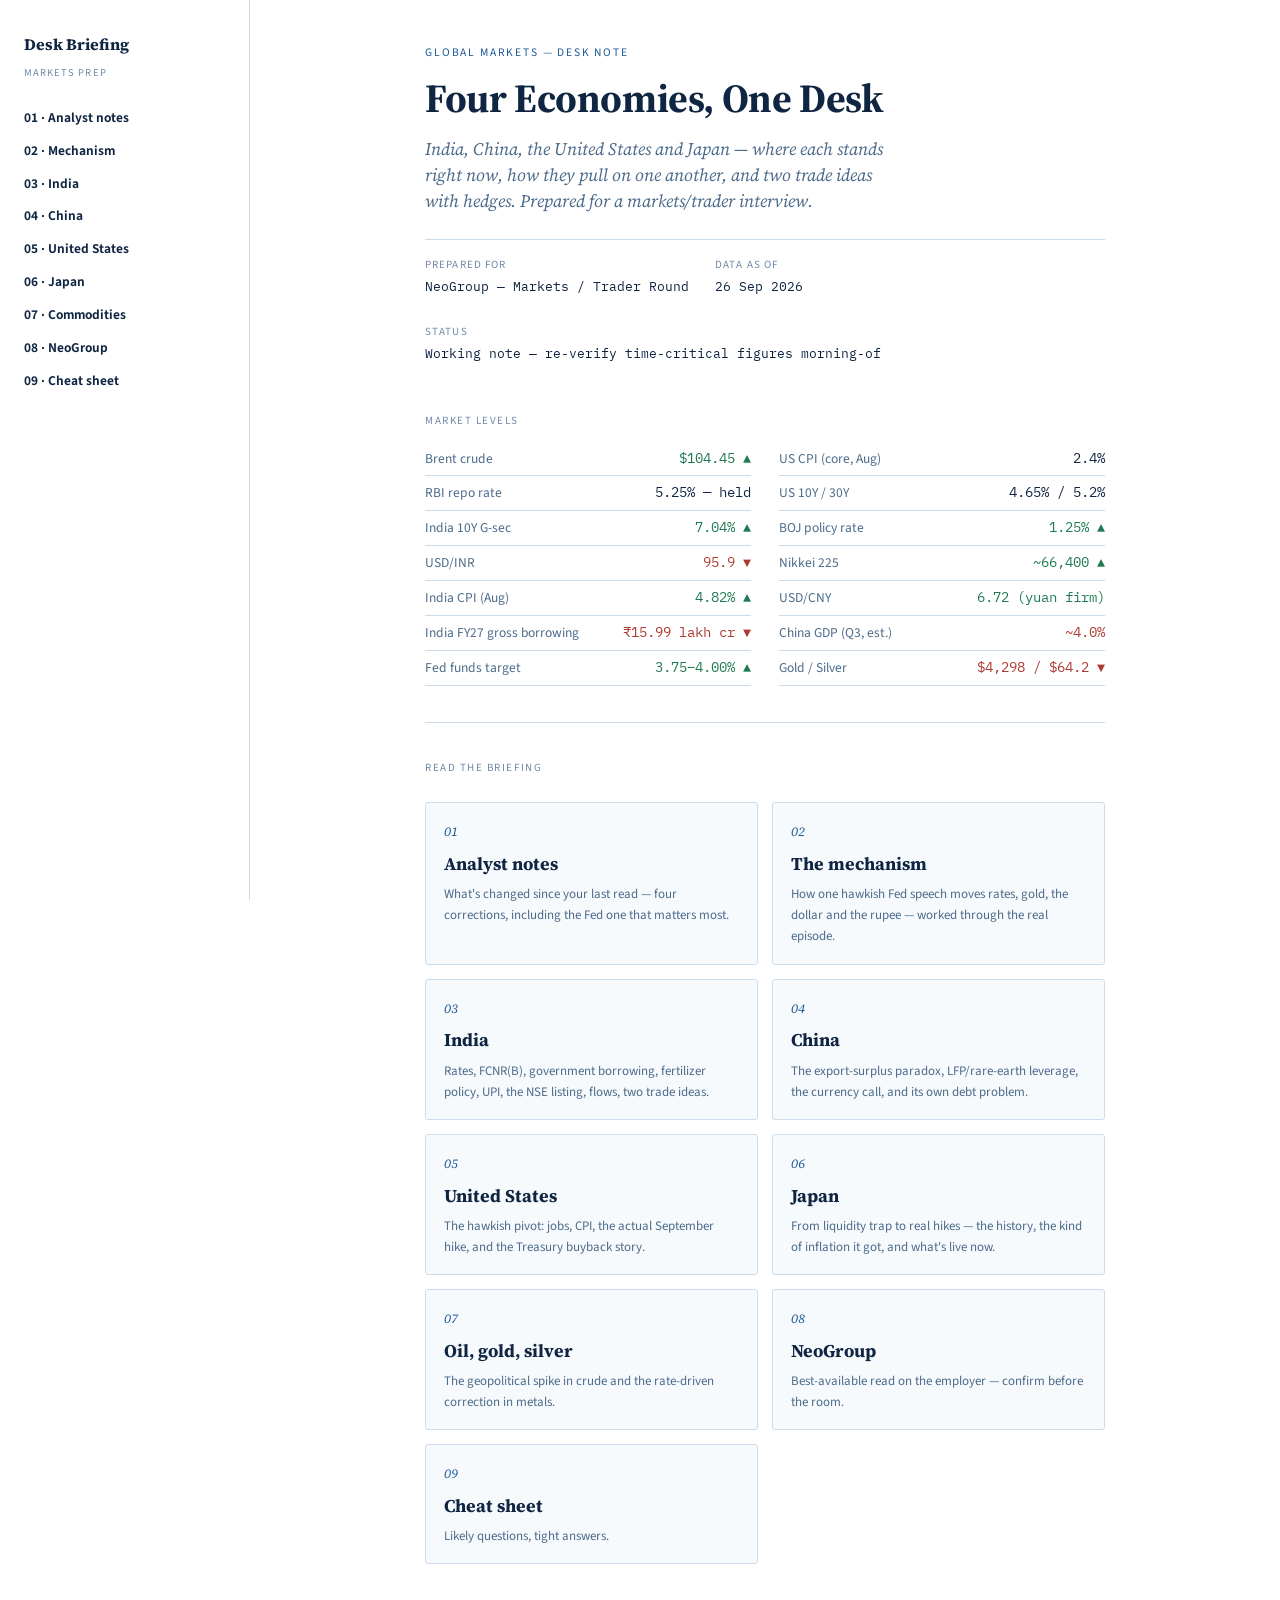
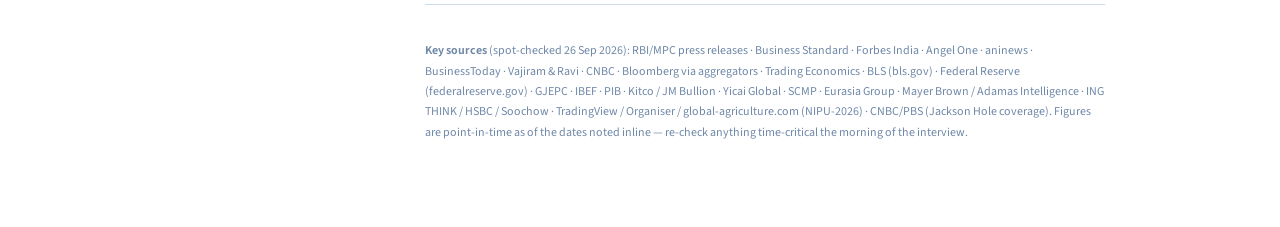
<file: index.html>
<!doctype html>
<html lang="en">
<head>
<meta charset="utf-8">
<meta name="viewport" content="width=device-width, initial-scale=1">
<title>Desk Briefing</title>
<link rel="stylesheet" href="https://fonts.googleapis.com/css2?family=Source+Serif+4:ital,wght@0,600;0,700;1,500;1,600&family=Source+Sans+3:wght@400;500;600;700&family=IBM+Plex+Mono:wght@400;500;600&display=swap">
<link rel="stylesheet" href="assets/style.css?v=3">
</head>
<body>

<nav class="sidenav">
  <a class="brand" href="index.html">Desk Briefing</a>
  <span class="brand-sub">Markets prep</span>
  <ol>
    <li><a href="notes.html">01 · Analyst notes</a></li>
    <li><a href="mechanism.html">02 · Mechanism</a></li>
    <li><a href="india.html">03 · India</a></li>
    <li><a href="china.html">04 · China</a></li>
    <li><a href="us.html">05 · United States</a></li>
    <li><a href="japan.html">06 · Japan</a></li>
    <li><a href="commodities.html">07 · Commodities</a></li>
    <li><a href="neogroup.html">08 · NeoGroup</a></li>
    <li><a href="cheat.html">09 · Cheat sheet</a></li>
  </ol>
</nav>

<details class="mobtoc">
  <summary>Contents</summary>
  <div class="mobtoc-body">
    <ol>
      <li><a href="notes.html">01 · Analyst notes</a></li>
      <li><a href="mechanism.html">02 · Mechanism</a></li>
      <li><a href="india.html">03 · India</a></li>
      <li><a href="china.html">04 · China</a></li>
      <li><a href="us.html">05 · United States</a></li>
      <li><a href="japan.html">06 · Japan</a></li>
      <li><a href="commodities.html">07 · Commodities</a></li>
      <li><a href="neogroup.html">08 · NeoGroup</a></li>
      <li><a href="cheat.html">09 · Cheat sheet</a></li>
    </ol>
  </div>
</details>

<div class="layout">
<div class="wrap">

  <div class="cover">
    <p class="kicker">Global Markets — Desk Note</p>
    <h1>Four Economies, One&nbsp;Desk</h1>
    <p class="dek">India, China, the United States and Japan — where each stands right now, how they pull on one another, and two trade ideas with hedges. Prepared for a markets/trader interview.</p>
    <div class="meta">
      <div><div class="l">Prepared for</div><div class="v">NeoGroup — Markets / Trader Round</div></div>
      <div><div class="l">Data as of</div><div class="v">26 Sep 2026</div></div>
      <div><div class="l">Status</div><div class="v">Working note — re-verify time-critical figures morning-of</div></div>
    </div>
  </div>

  <div class="levels">
    <p class="levels-title">Market levels</p>
    <div class="levels-grid">
      <table>
        <tr><td>Brent crude</td><td class="up">$104.45 ▲</td></tr>
        <tr><td>RBI repo rate</td><td>5.25% — held</td></tr>
        <tr><td>India 10Y G-sec</td><td class="up">7.04% ▲</td></tr>
        <tr><td>USD/INR</td><td class="down">95.9 ▼</td></tr>
        <tr><td>India CPI (Aug)</td><td class="up">4.82% ▲</td></tr>
        <tr><td>India FY27 gross borrowing</td><td class="down">₹15.99 lakh cr ▼</td></tr>
        <tr><td>Fed funds target</td><td class="up">3.75–4.00% ▲</td></tr>
      </table>
      <table>
        <tr><td>US CPI (core, Aug)</td><td>2.4%</td></tr>
        <tr><td>US 10Y / 30Y</td><td>4.65% / 5.2%</td></tr>
        <tr><td>BOJ policy rate</td><td class="up">1.25% ▲</td></tr>
        <tr><td>Nikkei 225</td><td class="up">~66,400 ▲</td></tr>
        <tr><td>USD/CNY</td><td class="up">6.72 (yuan firm)</td></tr>
        <tr><td>China GDP (Q3, est.)</td><td class="down">~4.0%</td></tr>
        <tr><td>Gold / Silver</td><td class="down">$4,298 / $64.2 ▼</td></tr>
      </table>
    </div>
  </div>

  <p class="levels-title" style="margin-top:36px;">Read the briefing</p>
  <div class="dirgrid">
    <a class="dircard" href="notes.html"><span class="n">01</span><h3>Analyst notes</h3><p>What's changed since your last read — four corrections, including the Fed one that matters most.</p></a>
    <a class="dircard" href="mechanism.html"><span class="n">02</span><h3>The mechanism</h3><p>How one hawkish Fed speech moves rates, gold, the dollar and the rupee — worked through the real episode.</p></a>
    <a class="dircard" href="india.html"><span class="n">03</span><h3>India</h3><p>Rates, FCNR(B), government borrowing, fertilizer policy, UPI, the NSE listing, flows, two trade ideas.</p></a>
    <a class="dircard" href="china.html"><span class="n">04</span><h3>China</h3><p>The export-surplus paradox, LFP/rare-earth leverage, the currency call, and its own debt problem.</p></a>
    <a class="dircard" href="us.html"><span class="n">05</span><h3>United States</h3><p>The hawkish pivot: jobs, CPI, the actual September hike, and the Treasury buyback story.</p></a>
    <a class="dircard" href="japan.html"><span class="n">06</span><h3>Japan</h3><p>From liquidity trap to real hikes — the history, the kind of inflation it got, and what's live now.</p></a>
    <a class="dircard" href="commodities.html"><span class="n">07</span><h3>Oil, gold, silver</h3><p>The geopolitical spike in crude and the rate-driven correction in metals.</p></a>
    <a class="dircard" href="neogroup.html"><span class="n">08</span><h3>NeoGroup</h3><p>Best-available read on the employer — confirm before the room.</p></a>
    <a class="dircard" href="cheat.html"><span class="n">09</span><h3>Cheat sheet</h3><p>Likely questions, tight answers.</p></a>
  </div>

  <footer>
    <p><strong>Key sources</strong> (spot-checked 26 Sep 2026): RBI/MPC press releases · Business Standard · Forbes India · Angel One · aninews · BusinessToday · Vajiram &amp; Ravi · CNBC · Bloomberg via aggregators · Trading Economics · BLS (bls.gov) · Federal Reserve (federalreserve.gov) · GJEPC · IBEF · PIB · Kitco / JM Bullion · Yicai Global · SCMP · Eurasia Group · Mayer Brown / Adamas Intelligence · ING THINK / HSBC / Soochow · TradingView / Organiser / global-agriculture.com (NIPU-2026) · CNBC/PBS (Jackson Hole coverage). Figures are point-in-time as of the dates noted inline — re-check anything time-critical the morning of the interview.</p>
  </footer>

</div>
</div>
</body>
</html>
</file>
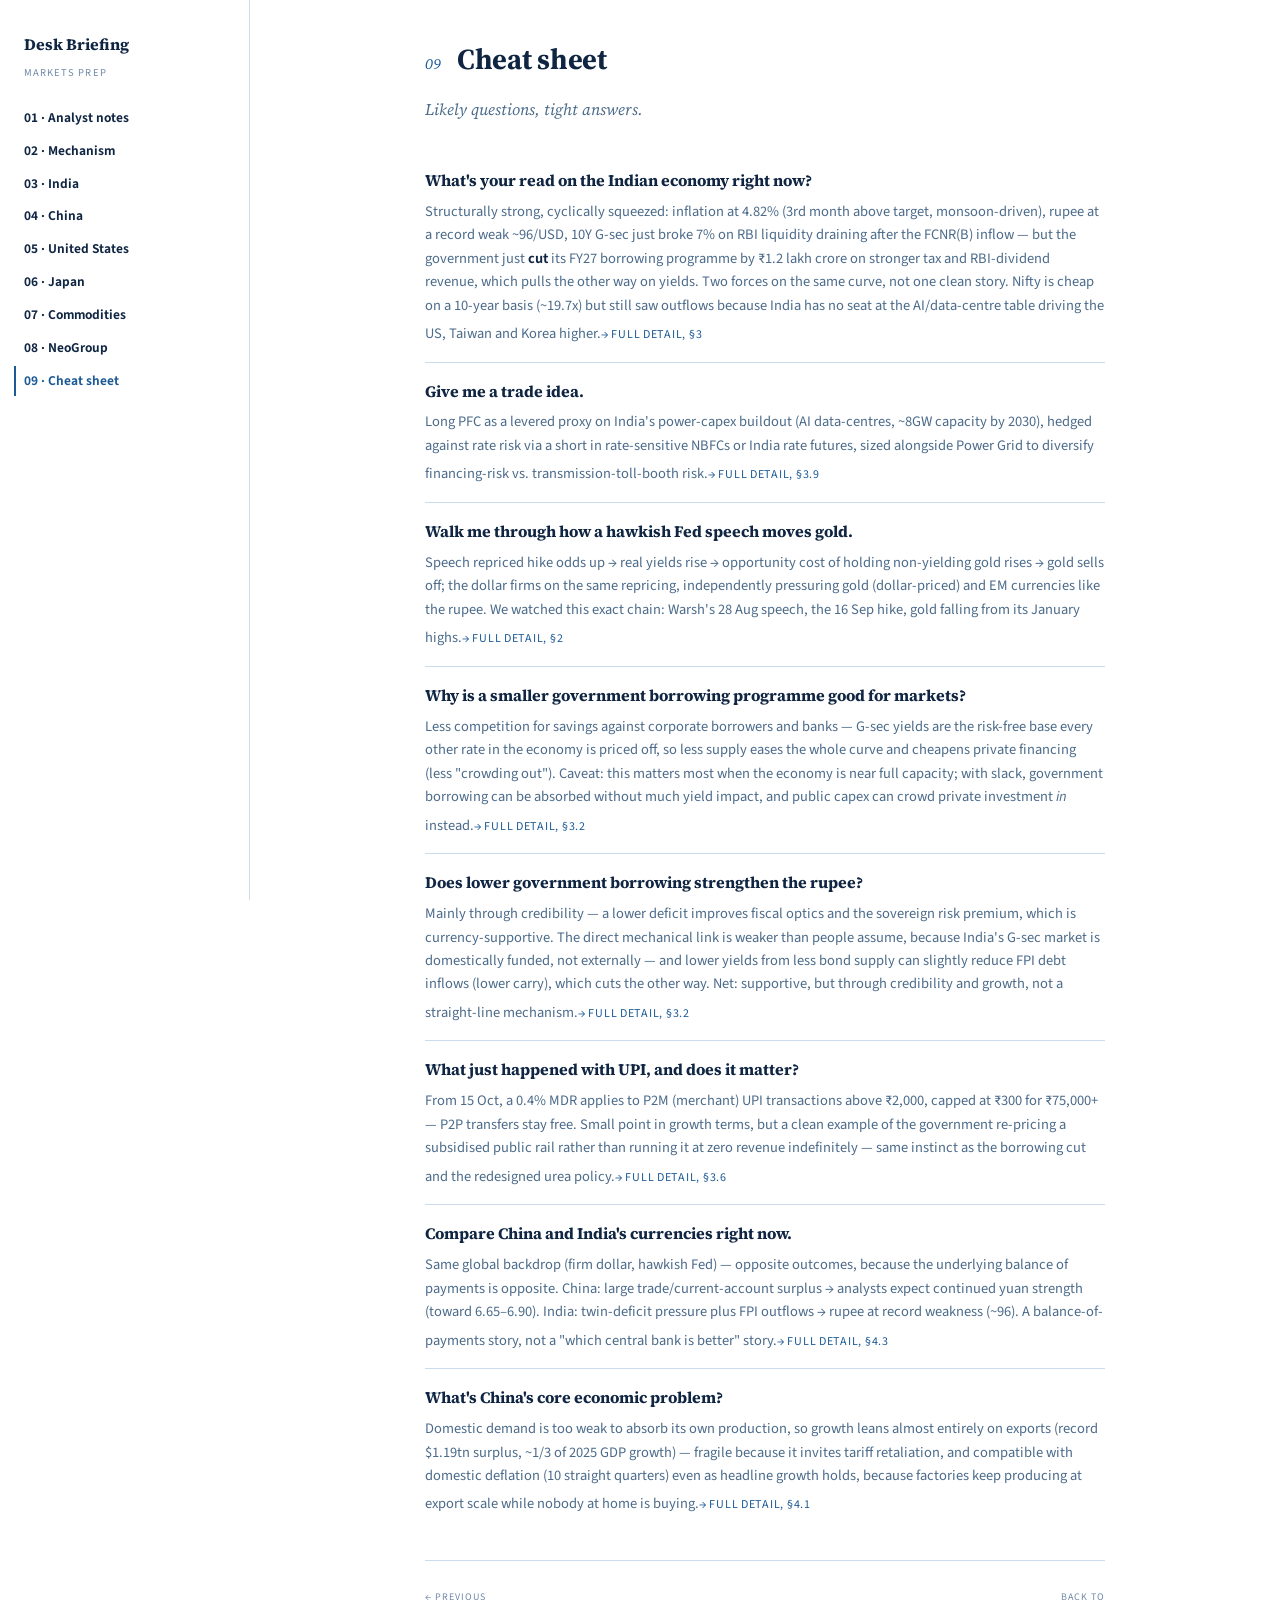
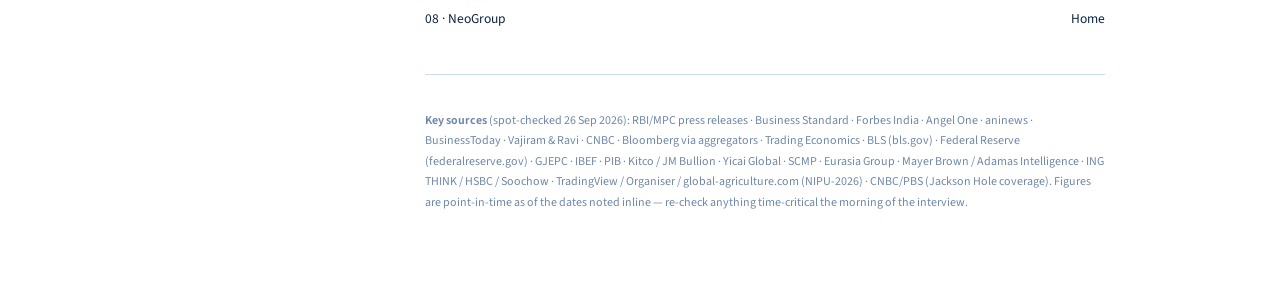
<file: cheat.html>
<!doctype html>
<html lang="en">
<head>
<meta charset="utf-8">
<meta name="viewport" content="width=device-width, initial-scale=1">
<title>Cheat Sheet — Desk Briefing</title>
<link rel="stylesheet" href="https://fonts.googleapis.com/css2?family=Source+Serif+4:ital,wght@0,600;0,700;1,500;1,600&family=Source+Sans+3:wght@400;500;600;700&family=IBM+Plex+Mono:wght@400;500;600&display=swap">
<link rel="stylesheet" href="assets/style.css?v=3">
</head>
<body>

<nav class="sidenav">
  <a class="brand" href="index.html">Desk Briefing</a>
  <span class="brand-sub">Markets prep</span>
  <ol>
    <li><a href="notes.html">01 · Analyst notes</a></li>
    <li><a href="mechanism.html">02 · Mechanism</a></li>
    <li><a href="india.html">03 · India</a></li>
    <li><a href="china.html">04 · China</a></li>
    <li><a href="us.html">05 · United States</a></li>
    <li><a href="japan.html">06 · Japan</a></li>
    <li><a href="commodities.html">07 · Commodities</a></li>
    <li><a href="neogroup.html">08 · NeoGroup</a></li>
    <li><a class="active" href="cheat.html">09 · Cheat sheet</a></li>
  </ol>
</nav>

<details class="mobtoc">
  <summary>Contents</summary>
  <div class="mobtoc-body">
    <ol>
      <li><a href="notes.html">01 · Analyst notes</a></li>
      <li><a href="mechanism.html">02 · Mechanism</a></li>
      <li><a href="india.html">03 · India</a></li>
      <li><a href="china.html">04 · China</a></li>
      <li><a href="us.html">05 · United States</a></li>
      <li><a href="japan.html">06 · Japan</a></li>
      <li><a href="commodities.html">07 · Commodities</a></li>
      <li><a href="neogroup.html">08 · NeoGroup</a></li>
      <li><a class="active" href="cheat.html">09 · Cheat sheet</a></li>
    </ol>
  </div>
</details>

<div class="layout">
<div class="wrap">

  <section class="chapter" id="cheat" style="padding-top:36px;">
    <div class="chapter-head"><span class="chnum">09</span><h2>Cheat sheet</h2></div>
    <p class="abstract">Likely questions, tight answers.</p>

    <div class="qa"><div class="q">What's your read on the Indian economy right now?</div><div class="a">Structurally strong, cyclically squeezed: inflation at 4.82% (3rd month above target, monsoon-driven), rupee at a record weak ~96/USD, 10Y G-sec just broke 7% on RBI liquidity draining after the FCNR(B) inflow — but the government just <strong>cut</strong> its FY27 borrowing programme by ₹1.2 lakh crore on stronger tax and RBI-dividend revenue, which pulls the other way on yields. Two forces on the same curve, not one clean story. Nifty is cheap on a 10-year basis (~19.7x) but still saw outflows because India has no seat at the AI/data-centre table driving the US, Taiwan and Korea higher.<a class="more" href="india.html">→ full detail, §3</a></div></div>

    <div class="qa"><div class="q">Give me a trade idea.</div><div class="a">Long PFC as a levered proxy on India's power-capex buildout (AI data-centres, ~8GW capacity by 2030), hedged against rate risk via a short in rate-sensitive NBFCs or India rate futures, sized alongside Power Grid to diversify financing-risk vs. transmission-toll-booth risk.<a class="more" href="india.html#in-power">→ full detail, §3.9</a></div></div>

    <div class="qa"><div class="q">Walk me through how a hawkish Fed speech moves gold.</div><div class="a">Speech repriced hike odds up → real yields rise → opportunity cost of holding non-yielding gold rises → gold sells off; the dollar firms on the same repricing, independently pressuring gold (dollar-priced) and EM currencies like the rupee. We watched this exact chain: Warsh's 28 Aug speech, the 16 Sep hike, gold falling from its January highs.<a class="more" href="mechanism.html">→ full detail, §2</a></div></div>

    <div class="qa"><div class="q">Why is a smaller government borrowing programme good for markets?</div><div class="a">Less competition for savings against corporate borrowers and banks — G-sec yields are the risk-free base every other rate in the economy is priced off, so less supply eases the whole curve and cheapens private financing (less "crowding out"). Caveat: this matters most when the economy is near full capacity; with slack, government borrowing can be absorbed without much yield impact, and public capex can crowd private investment <em>in</em> instead.<a class="more" href="india.html#in-borrowing">→ full detail, §3.2</a></div></div>

    <div class="qa"><div class="q">Does lower government borrowing strengthen the rupee?</div><div class="a">Mainly through credibility — a lower deficit improves fiscal optics and the sovereign risk premium, which is currency-supportive. The direct mechanical link is weaker than people assume, because India's G-sec market is domestically funded, not externally — and lower yields from less bond supply can slightly reduce FPI debt inflows (lower carry), which cuts the other way. Net: supportive, but through credibility and growth, not a straight-line mechanism.<a class="more" href="india.html#in-borrowing">→ full detail, §3.2</a></div></div>

    <div class="qa"><div class="q">What just happened with UPI, and does it matter?</div><div class="a">From 15 Oct, a 0.4% MDR applies to P2M (merchant) UPI transactions above ₹2,000, capped at ₹300 for ₹75,000+ — P2P transfers stay free. Small point in growth terms, but a clean example of the government re-pricing a subsidised public rail rather than running it at zero revenue indefinitely — same instinct as the borrowing cut and the redesigned urea policy.<a class="more" href="india.html#in-upi">→ full detail, §3.6</a></div></div>

    <div class="qa"><div class="q">Compare China and India's currencies right now.</div><div class="a">Same global backdrop (firm dollar, hawkish Fed) — opposite outcomes, because the underlying balance of payments is opposite. China: large trade/current-account surplus → analysts expect continued yuan strength (toward 6.65–6.90). India: twin-deficit pressure plus FPI outflows → rupee at record weakness (~96). A balance-of-payments story, not a "which central bank is better" story.<a class="more" href="china.html#cn-fx">→ full detail, §4.3</a></div></div>

    <div class="qa"><div class="q">What's China's core economic problem?</div><div class="a">Domestic demand is too weak to absorb its own production, so growth leans almost entirely on exports (record $1.19tn surplus, ~1/3 of 2025 GDP growth) — fragile because it invites tariff retaliation, and compatible with domestic deflation (10 straight quarters) even as headline growth holds, because factories keep producing at export scale while nobody at home is buying.<a class="more" href="china.html#cn-exports">→ full detail, §4.1</a></div></div>
  </section>

  <div class="pagenav">
    <a class="prev" href="neogroup.html"><span class="d">← Previous</span>08 · NeoGroup</a>
    <a class="next" href="index.html"><span class="d">Back to</span>Home</a>
  </div>

  <footer>
    <p><strong>Key sources</strong> (spot-checked 26 Sep 2026): RBI/MPC press releases · Business Standard · Forbes India · Angel One · aninews · BusinessToday · Vajiram &amp; Ravi · CNBC · Bloomberg via aggregators · Trading Economics · BLS (bls.gov) · Federal Reserve (federalreserve.gov) · GJEPC · IBEF · PIB · Kitco / JM Bullion · Yicai Global · SCMP · Eurasia Group · Mayer Brown / Adamas Intelligence · ING THINK / HSBC / Soochow · TradingView / Organiser / global-agriculture.com (NIPU-2026) · CNBC/PBS (Jackson Hole coverage). Figures are point-in-time as of the dates noted inline — re-check anything time-critical the morning of the interview.</p>
  </footer>

</div>
</div>
</body>
</html>
</file>
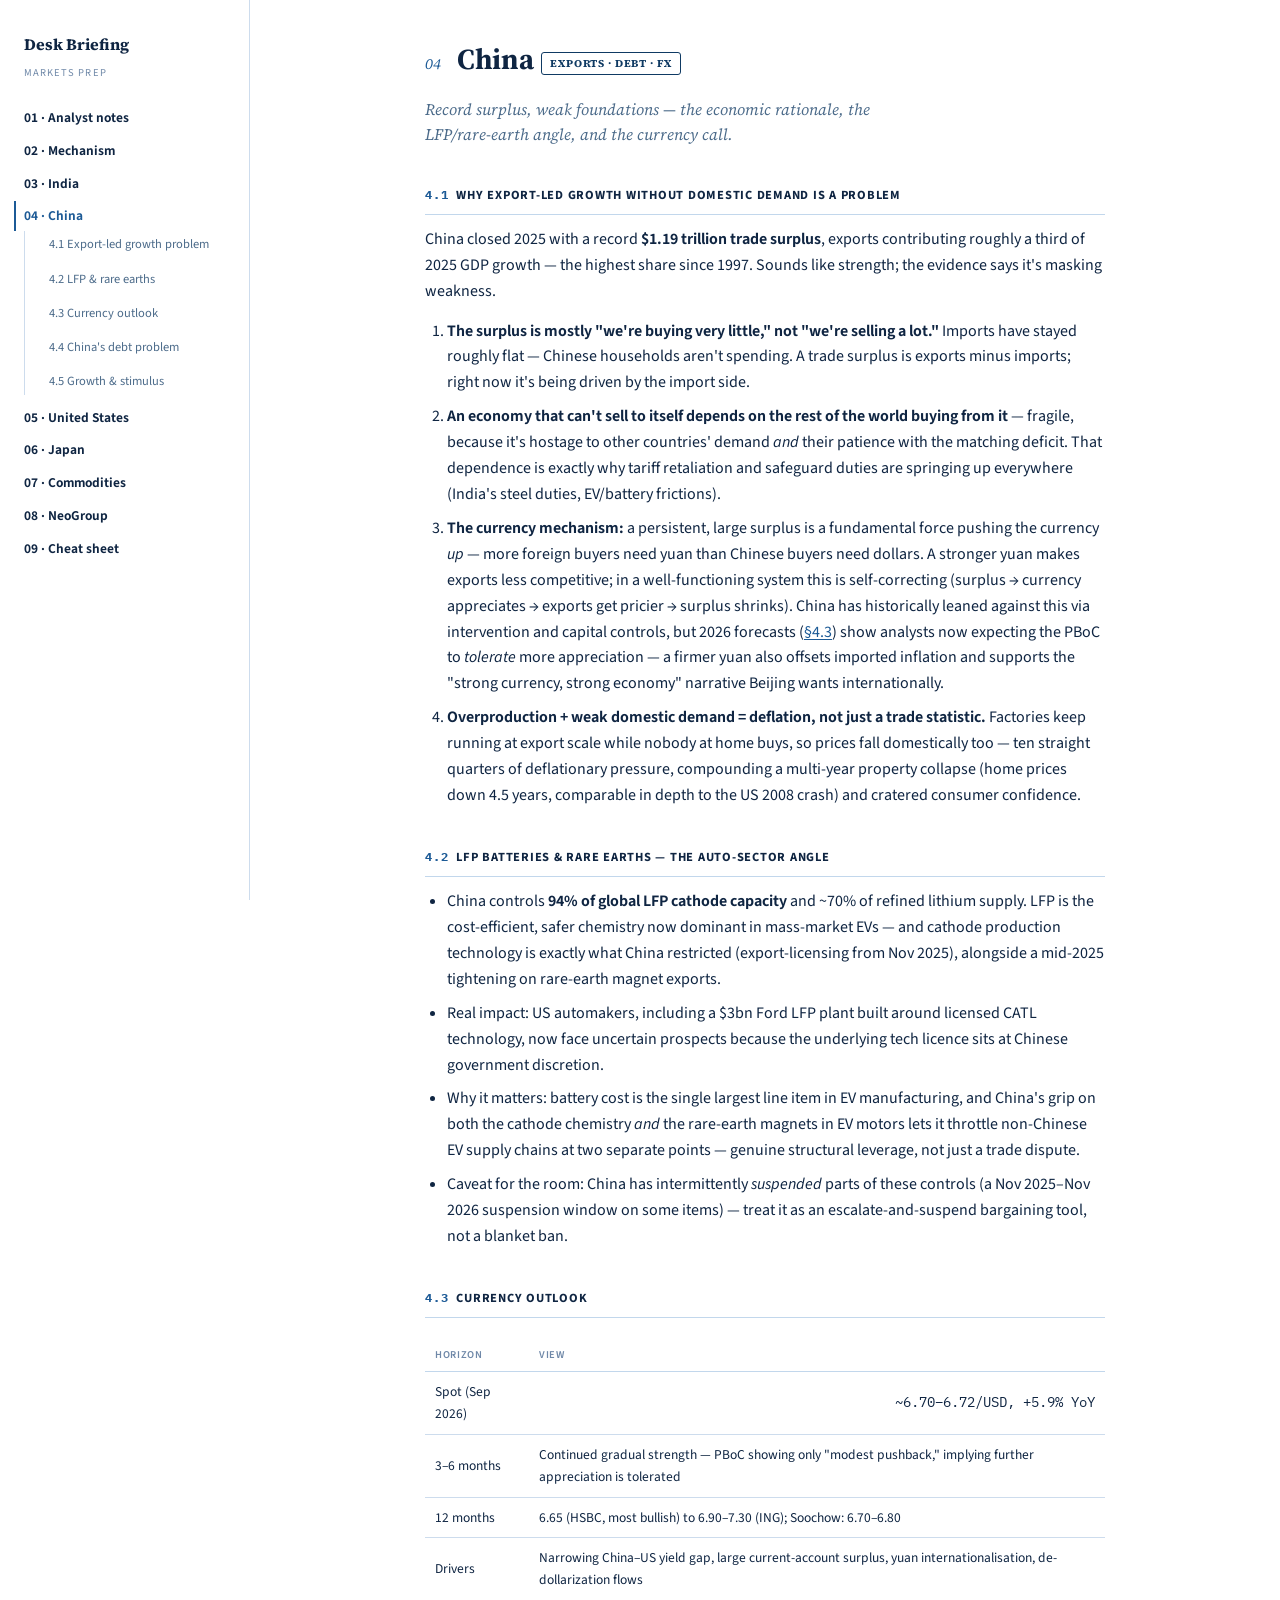
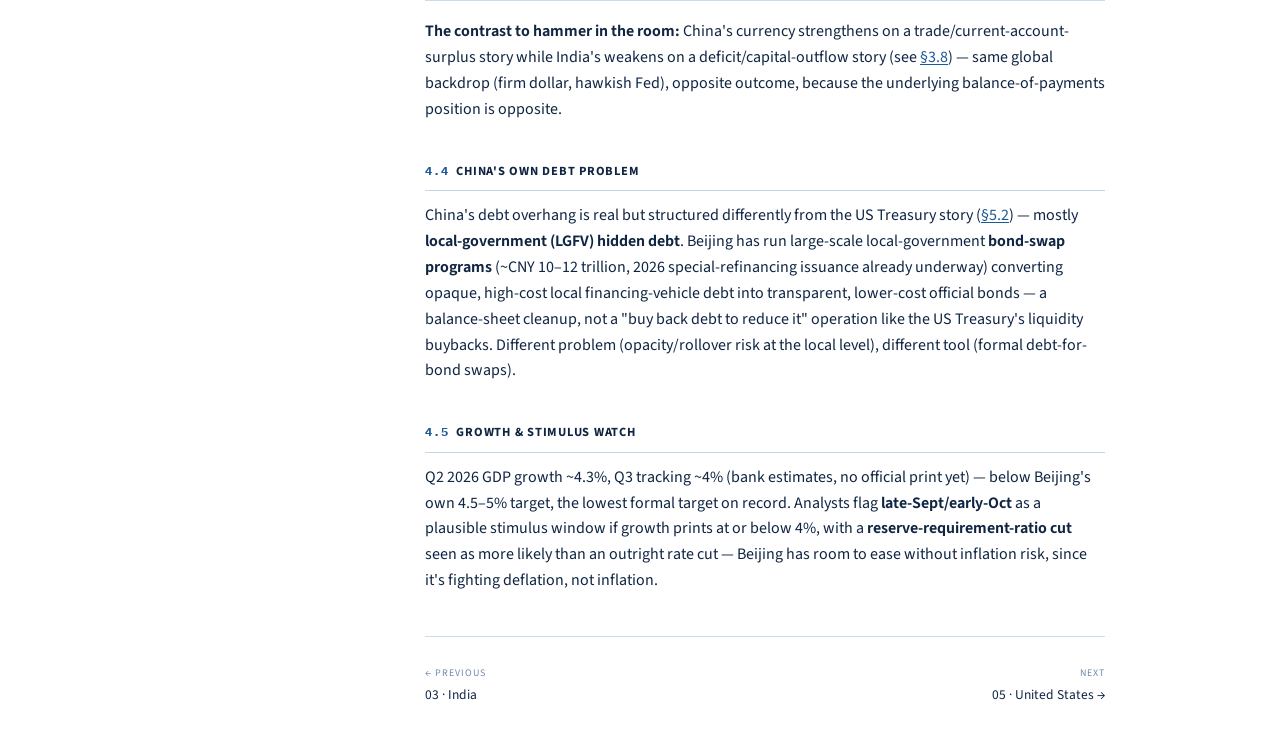
<file: china.html>
<!doctype html>
<html lang="en">
<head>
<meta charset="utf-8">
<meta name="viewport" content="width=device-width, initial-scale=1">
<title>China — Desk Briefing</title>
<link rel="stylesheet" href="https://fonts.googleapis.com/css2?family=Source+Serif+4:ital,wght@0,600;0,700;1,500;1,600&family=Source+Sans+3:wght@400;500;600;700&family=IBM+Plex+Mono:wght@400;500;600&display=swap">
<link rel="stylesheet" href="assets/style.css?v=3">
</head>
<body>

<nav class="sidenav">
  <a class="brand" href="index.html">Desk Briefing</a>
  <span class="brand-sub">Markets prep</span>
  <ol>
    <li><a href="notes.html">01 · Analyst notes</a></li>
    <li><a href="mechanism.html">02 · Mechanism</a></li>
    <li><a href="india.html">03 · India</a></li>
    <li><a class="active" href="china.html">04 · China</a>
      <ol>
        <li><a href="#cn-exports">4.1 Export-led growth problem</a></li>
        <li><a href="#cn-lfp">4.2 LFP &amp; rare earths</a></li>
        <li><a href="#cn-fx">4.3 Currency outlook</a></li>
        <li><a href="#cn-debt">4.4 China's debt problem</a></li>
        <li><a href="#cn-growth">4.5 Growth &amp; stimulus</a></li>
      </ol>
    </li>
    <li><a href="us.html">05 · United States</a></li>
    <li><a href="japan.html">06 · Japan</a></li>
    <li><a href="commodities.html">07 · Commodities</a></li>
    <li><a href="neogroup.html">08 · NeoGroup</a></li>
    <li><a href="cheat.html">09 · Cheat sheet</a></li>
  </ol>
</nav>

<details class="mobtoc">
  <summary>Contents</summary>
  <div class="mobtoc-body">
    <ol>
      <li><a href="notes.html">01 · Analyst notes</a></li>
      <li><a href="mechanism.html">02 · Mechanism</a></li>
      <li><a href="india.html">03 · India</a></li>
      <li><a class="active" href="china.html">04 · China</a>
        <ol>
          <li><a href="#cn-exports">4.1 Export-led growth problem</a></li>
          <li><a href="#cn-lfp">4.2 LFP &amp; rare earths</a></li>
          <li><a href="#cn-fx">4.3 Currency outlook</a></li>
          <li><a href="#cn-debt">4.4 China's debt problem</a></li>
          <li><a href="#cn-growth">4.5 Growth &amp; stimulus</a></li>
        </ol>
      </li>
      <li><a href="us.html">05 · United States</a></li>
      <li><a href="japan.html">06 · Japan</a></li>
      <li><a href="commodities.html">07 · Commodities</a></li>
      <li><a href="neogroup.html">08 · NeoGroup</a></li>
      <li><a href="cheat.html">09 · Cheat sheet</a></li>
    </ol>
  </div>
</details>

<div class="layout">
<div class="wrap">

  <section class="chapter" id="china" style="padding-top:36px;">
    <div class="chapter-head"><span class="chnum">04</span><h2>China <span class="tag china">exports · debt · fx</span></h2></div>
    <p class="abstract">Record surplus, weak foundations — the economic rationale, the LFP/rare-earth angle, and the currency call.</p>

    <h3 id="cn-exports"><span class="snum">4.1</span> Why export-led growth without domestic demand is a problem</h3>
    <p>China closed 2025 with a record <strong>$1.19 trillion trade surplus</strong>, exports contributing roughly a third of 2025 GDP growth — the highest share since 1997. Sounds like strength; the evidence says it's masking weakness.</p>
    <ol class="plain">
      <li><strong>The surplus is mostly "we're buying very little," not "we're selling a lot."</strong> Imports have stayed roughly flat — Chinese households aren't spending. A trade surplus is exports minus imports; right now it's being driven by the import side.</li>
      <li><strong>An economy that can't sell to itself depends on the rest of the world buying from it</strong> — fragile, because it's hostage to other countries' demand <em>and</em> their patience with the matching deficit. That dependence is exactly why tariff retaliation and safeguard duties are springing up everywhere (India's steel duties, EV/battery frictions).</li>
      <li><strong>The currency mechanism:</strong> a persistent, large surplus is a fundamental force pushing the currency <em>up</em> — more foreign buyers need yuan than Chinese buyers need dollars. A stronger yuan makes exports less competitive; in a well-functioning system this is self-correcting (surplus → currency appreciates → exports get pricier → surplus shrinks). China has historically leaned against this via intervention and capital controls, but 2026 forecasts (<a href="#cn-fx">§4.3</a>) show analysts now expecting the PBoC to <em>tolerate</em> more appreciation — a firmer yuan also offsets imported inflation and supports the "strong currency, strong economy" narrative Beijing wants internationally.</li>
      <li><strong>Overproduction + weak domestic demand = deflation, not just a trade statistic.</strong> Factories keep running at export scale while nobody at home buys, so prices fall domestically too — ten straight quarters of deflationary pressure, compounding a multi-year property collapse (home prices down 4.5 years, comparable in depth to the US 2008 crash) and cratered consumer confidence.</li>
    </ol>

    <h3 id="cn-lfp"><span class="snum">4.2</span> LFP batteries &amp; rare earths — the auto-sector angle</h3>
    <ul>
      <li>China controls <strong>94% of global LFP cathode capacity</strong> and ~70% of refined lithium supply. LFP is the cost-efficient, safer chemistry now dominant in mass-market EVs — and cathode production technology is exactly what China restricted (export-licensing from Nov 2025), alongside a mid-2025 tightening on rare-earth magnet exports.</li>
      <li>Real impact: US automakers, including a $3bn Ford LFP plant built around licensed CATL technology, now face uncertain prospects because the underlying tech licence sits at Chinese government discretion.</li>
      <li>Why it matters: battery cost is the single largest line item in EV manufacturing, and China's grip on both the cathode chemistry <em>and</em> the rare-earth magnets in EV motors lets it throttle non-Chinese EV supply chains at two separate points — genuine structural leverage, not just a trade dispute.</li>
      <li>Caveat for the room: China has intermittently <em>suspended</em> parts of these controls (a Nov 2025–Nov 2026 suspension window on some items) — treat it as an escalate-and-suspend bargaining tool, not a blanket ban.</li>
    </ul>

    <h3 id="cn-fx"><span class="snum">4.3</span> Currency outlook</h3>
    <div class="tbl-wrap"><table class="data">
      <tr><th>Horizon</th><th>View</th></tr>
      <tr><td>Spot (Sep 2026)</td><td class="num">~6.70–6.72/USD, +5.9% YoY</td></tr>
      <tr><td>3–6 months</td><td>Continued gradual strength — PBoC showing only "modest pushback," implying further appreciation is tolerated</td></tr>
      <tr><td>12 months</td><td>6.65 (HSBC, most bullish) to 6.90–7.30 (ING); Soochow: 6.70–6.80</td></tr>
      <tr><td>Drivers</td><td>Narrowing China–US yield gap, large current-account surplus, yuan internationalisation, de-dollarization flows</td></tr>
    </table></div>
    <p><strong>The contrast to hammer in the room:</strong> China's currency strengthens on a trade/current-account-surplus story while India's weakens on a deficit/capital-outflow story (see <a href="india.html#in-flows">§3.8</a>) — same global backdrop (firm dollar, hawkish Fed), opposite outcome, because the underlying balance-of-payments position is opposite.</p>

    <h3 id="cn-debt"><span class="snum">4.4</span> China's own debt problem</h3>
    <p>China's debt overhang is real but structured differently from the US Treasury story (<a href="us.html#us-treasury">§5.2</a>) — mostly <strong>local-government (LGFV) hidden debt</strong>. Beijing has run large-scale local-government <strong>bond-swap programs</strong> (~CNY 10–12 trillion, 2026 special-refinancing issuance already underway) converting opaque, high-cost local financing-vehicle debt into transparent, lower-cost official bonds — a balance-sheet cleanup, not a "buy back debt to reduce it" operation like the US Treasury's liquidity buybacks. Different problem (opacity/rollover risk at the local level), different tool (formal debt-for-bond swaps).</p>

    <h3 id="cn-growth"><span class="snum">4.5</span> Growth &amp; stimulus watch</h3>
    <p>Q2 2026 GDP growth ~4.3%, Q3 tracking ~4% (bank estimates, no official print yet) — below Beijing's own 4.5–5% target, the lowest formal target on record. Analysts flag <strong>late-Sept/early-Oct</strong> as a plausible stimulus window if growth prints at or below 4%, with a <strong>reserve-requirement-ratio cut</strong> seen as more likely than an outright rate cut — Beijing has room to ease without inflation risk, since it's fighting deflation, not inflation.</p>
  </section>

  <div class="pagenav">
    <a class="prev" href="india.html"><span class="d">← Previous</span>03 · India</a>
    <a class="next" href="us.html"><span class="d">Next</span>05 · United States →</a>
  </div>

</div>
</div>
</body>
</html>
</file>
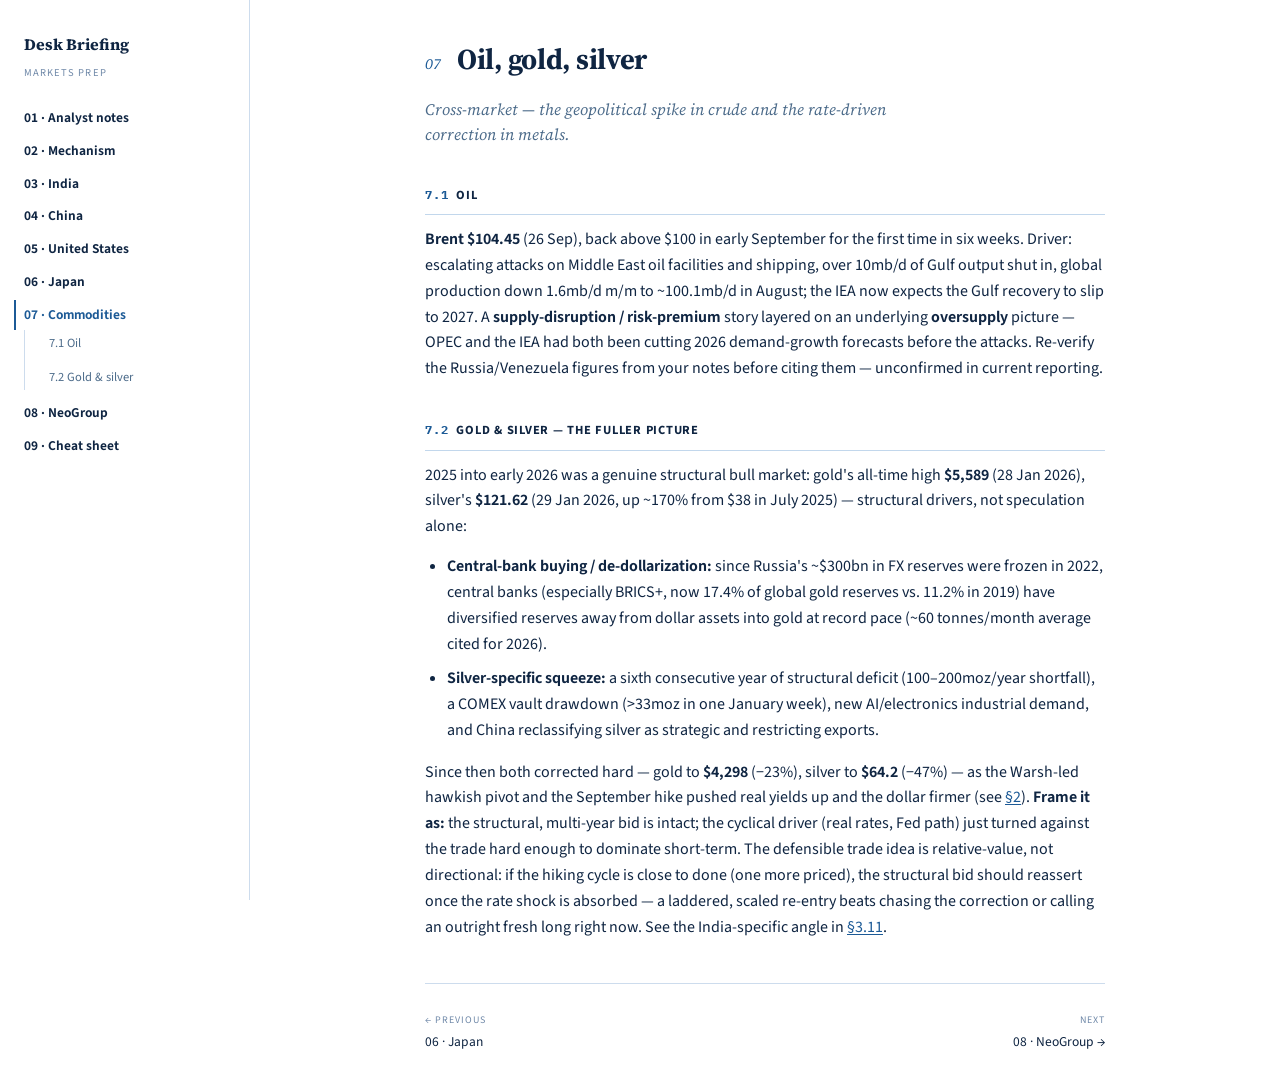
<file: commodities.html>
<!doctype html>
<html lang="en">
<head>
<meta charset="utf-8">
<meta name="viewport" content="width=device-width, initial-scale=1">
<title>Oil, Gold, Silver — Desk Briefing</title>
<link rel="stylesheet" href="https://fonts.googleapis.com/css2?family=Source+Serif+4:ital,wght@0,600;0,700;1,500;1,600&family=Source+Sans+3:wght@400;500;600;700&family=IBM+Plex+Mono:wght@400;500;600&display=swap">
<link rel="stylesheet" href="assets/style.css?v=3">
</head>
<body>

<nav class="sidenav">
  <a class="brand" href="index.html">Desk Briefing</a>
  <span class="brand-sub">Markets prep</span>
  <ol>
    <li><a href="notes.html">01 · Analyst notes</a></li>
    <li><a href="mechanism.html">02 · Mechanism</a></li>
    <li><a href="india.html">03 · India</a></li>
    <li><a href="china.html">04 · China</a></li>
    <li><a href="us.html">05 · United States</a></li>
    <li><a href="japan.html">06 · Japan</a></li>
    <li><a class="active" href="commodities.html">07 · Commodities</a>
      <ol>
        <li><a href="#co-oil">7.1 Oil</a></li>
        <li><a href="#co-metals">7.2 Gold &amp; silver</a></li>
      </ol>
    </li>
    <li><a href="neogroup.html">08 · NeoGroup</a></li>
    <li><a href="cheat.html">09 · Cheat sheet</a></li>
  </ol>
</nav>

<details class="mobtoc">
  <summary>Contents</summary>
  <div class="mobtoc-body">
    <ol>
      <li><a href="notes.html">01 · Analyst notes</a></li>
      <li><a href="mechanism.html">02 · Mechanism</a></li>
      <li><a href="india.html">03 · India</a></li>
      <li><a href="china.html">04 · China</a></li>
      <li><a href="us.html">05 · United States</a></li>
      <li><a href="japan.html">06 · Japan</a></li>
      <li><a class="active" href="commodities.html">07 · Commodities</a>
        <ol>
          <li><a href="#co-oil">7.1 Oil</a></li>
          <li><a href="#co-metals">7.2 Gold &amp; silver</a></li>
        </ol>
      </li>
      <li><a href="neogroup.html">08 · NeoGroup</a></li>
      <li><a href="cheat.html">09 · Cheat sheet</a></li>
    </ol>
  </div>
</details>

<div class="layout">
<div class="wrap">

  <section class="chapter" id="commodities" style="padding-top:36px;">
    <div class="chapter-head"><span class="chnum">07</span><h2>Oil, gold, silver</h2></div>
    <p class="abstract">Cross-market — the geopolitical spike in crude and the rate-driven correction in metals.</p>

    <h3 id="co-oil"><span class="snum">7.1</span> Oil</h3>
    <p><strong>Brent $104.45</strong> (26 Sep), back above $100 in early September for the first time in six weeks. Driver: escalating attacks on Middle East oil facilities and shipping, over 10mb/d of Gulf output shut in, global production down 1.6mb/d m/m to ~100.1mb/d in August; the IEA now expects the Gulf recovery to slip to 2027. A <strong>supply-disruption / risk-premium</strong> story layered on an underlying <strong>oversupply</strong> picture — OPEC and the IEA had both been cutting 2026 demand-growth forecasts before the attacks. Re-verify the Russia/Venezuela figures from your notes before citing them — unconfirmed in current reporting.</p>

    <h3 id="co-metals"><span class="snum">7.2</span> Gold &amp; silver — the fuller picture</h3>
    <p>2025 into early 2026 was a genuine structural bull market: gold's all-time high <strong>$5,589</strong> (28 Jan 2026), silver's <strong>$121.62</strong> (29 Jan 2026, up ~170% from $38 in July 2025) — structural drivers, not speculation alone:</p>
    <ul>
      <li><strong>Central-bank buying / de-dollarization:</strong> since Russia's ~$300bn in FX reserves were frozen in 2022, central banks (especially BRICS+, now 17.4% of global gold reserves vs. 11.2% in 2019) have diversified reserves away from dollar assets into gold at record pace (~60 tonnes/month average cited for 2026).</li>
      <li><strong>Silver-specific squeeze:</strong> a sixth consecutive year of structural deficit (100–200moz/year shortfall), a COMEX vault drawdown (&gt;33moz in one January week), new AI/electronics industrial demand, and China reclassifying silver as strategic and restricting exports.</li>
    </ul>
    <p>Since then both corrected hard — gold to <strong>$4,298</strong> (−23%), silver to <strong>$64.2</strong> (−47%) — as the Warsh-led hawkish pivot and the September hike pushed real yields up and the dollar firmer (see <a href="mechanism.html">§2</a>). <strong>Frame it as:</strong> the structural, multi-year bid is intact; the cyclical driver (real rates, Fed path) just turned against the trade hard enough to dominate short-term. The defensible trade idea is relative-value, not directional: if the hiking cycle is close to done (one more priced), the structural bid should reassert once the rate shock is absorbed — a laddered, scaled re-entry beats chasing the correction or calling an outright fresh long right now. See the India-specific angle in <a href="india.html#in-gold">§3.11</a>.</p>
  </section>

  <div class="pagenav">
    <a class="prev" href="japan.html"><span class="d">← Previous</span>06 · Japan</a>
    <a class="next" href="neogroup.html"><span class="d">Next</span>08 · NeoGroup →</a>
  </div>

</div>
</div>
</body>
</html>
</file>
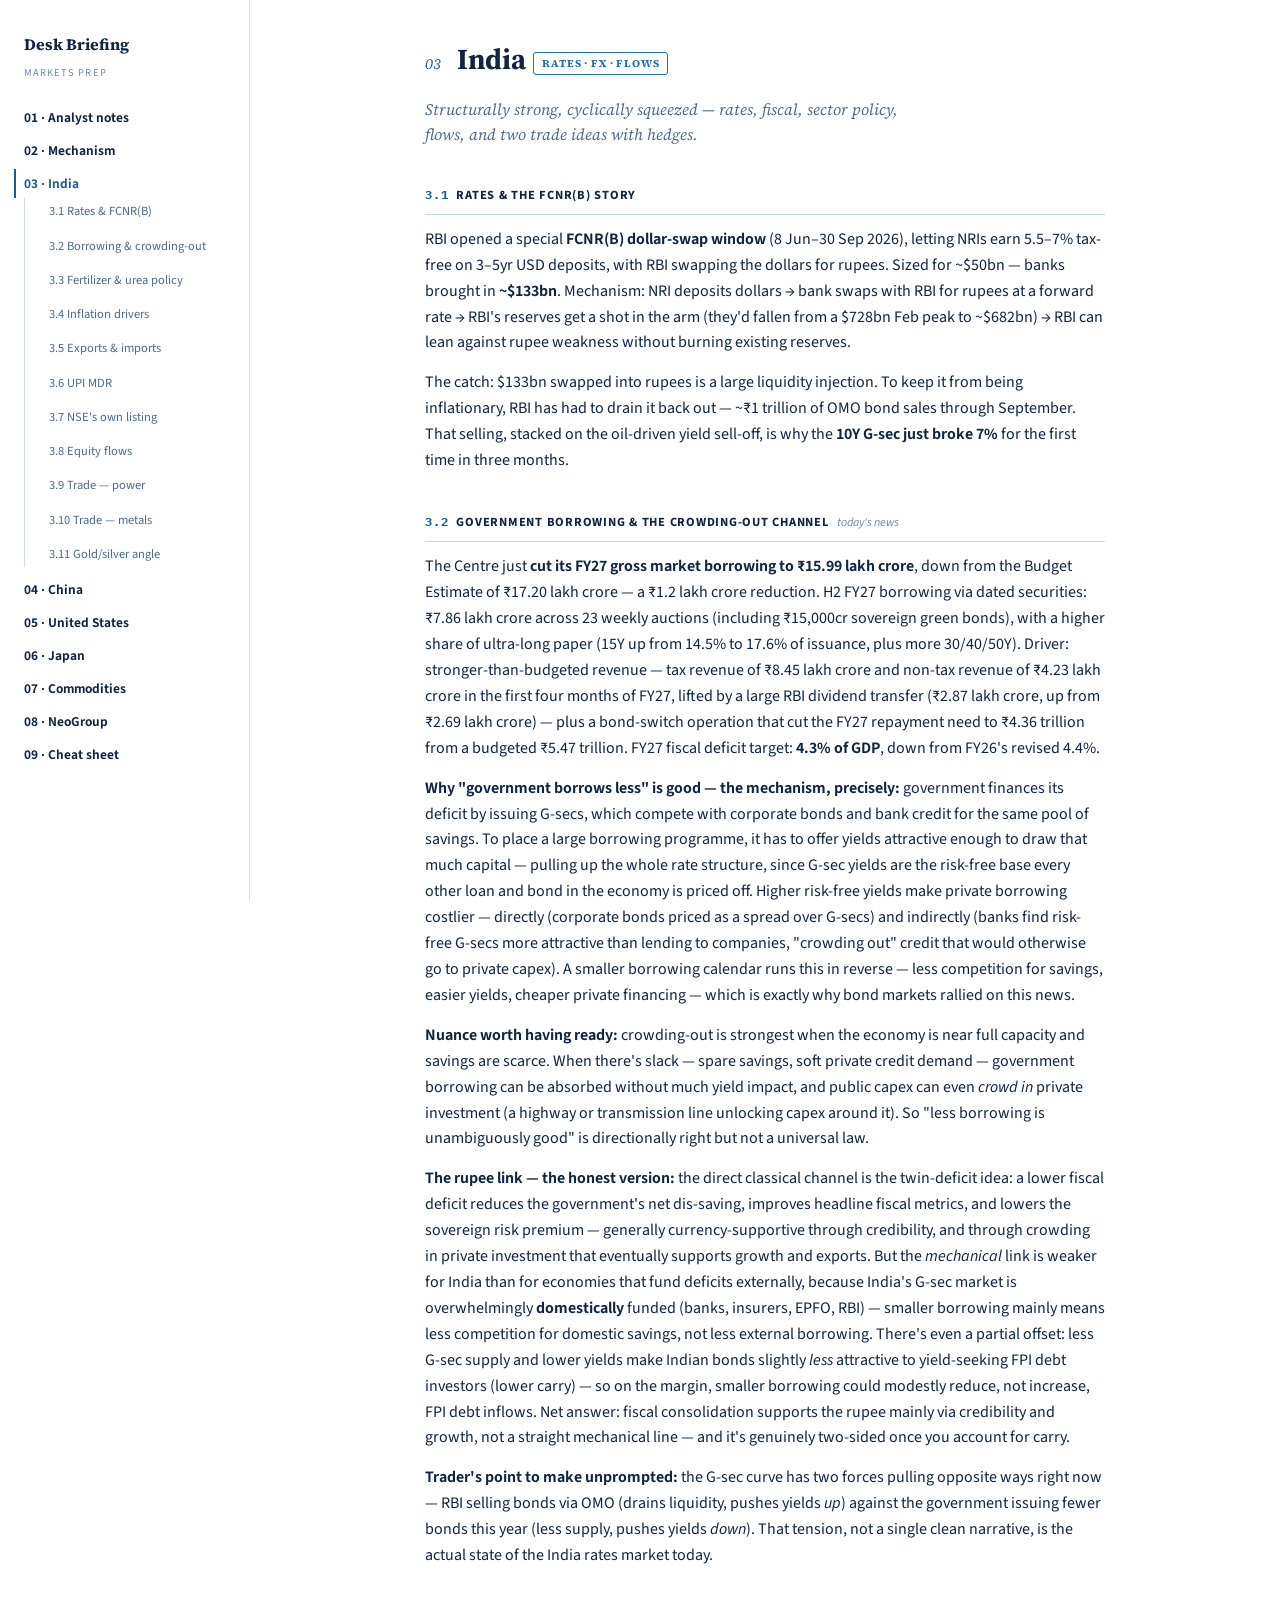
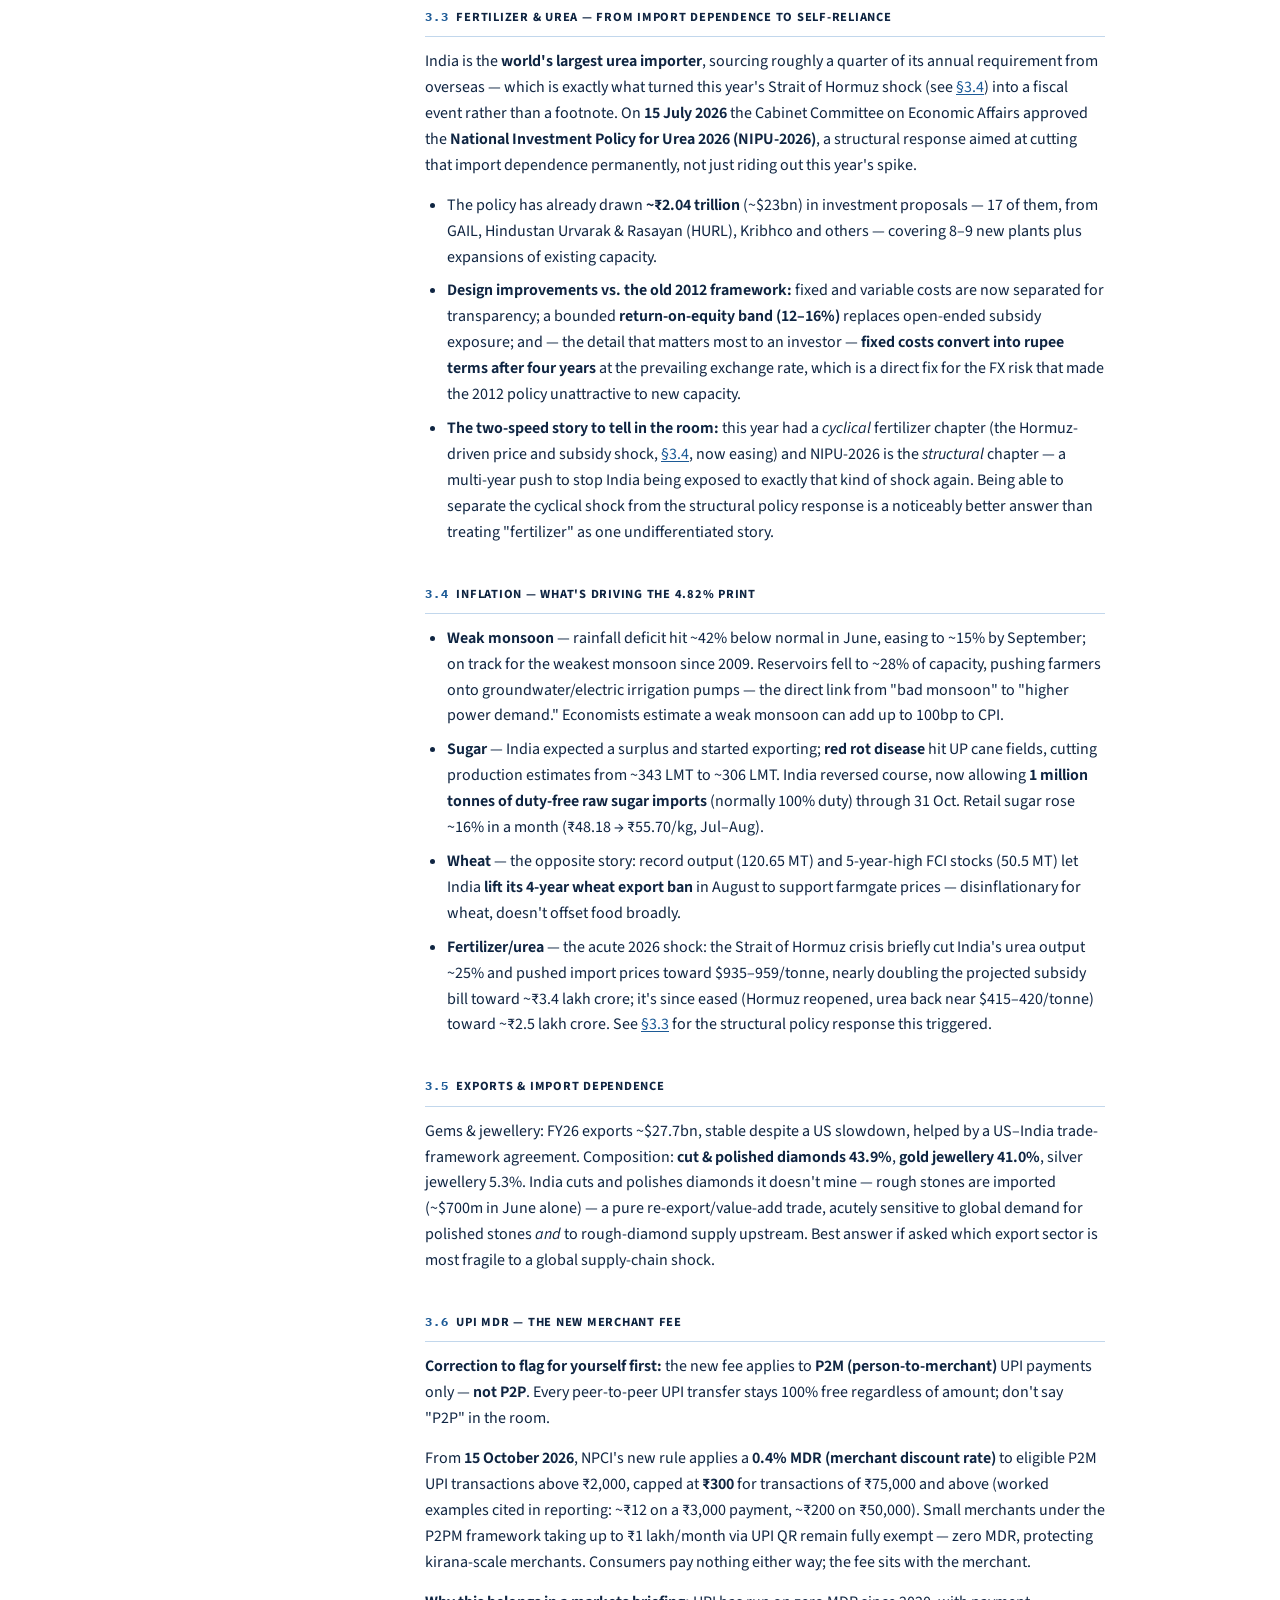
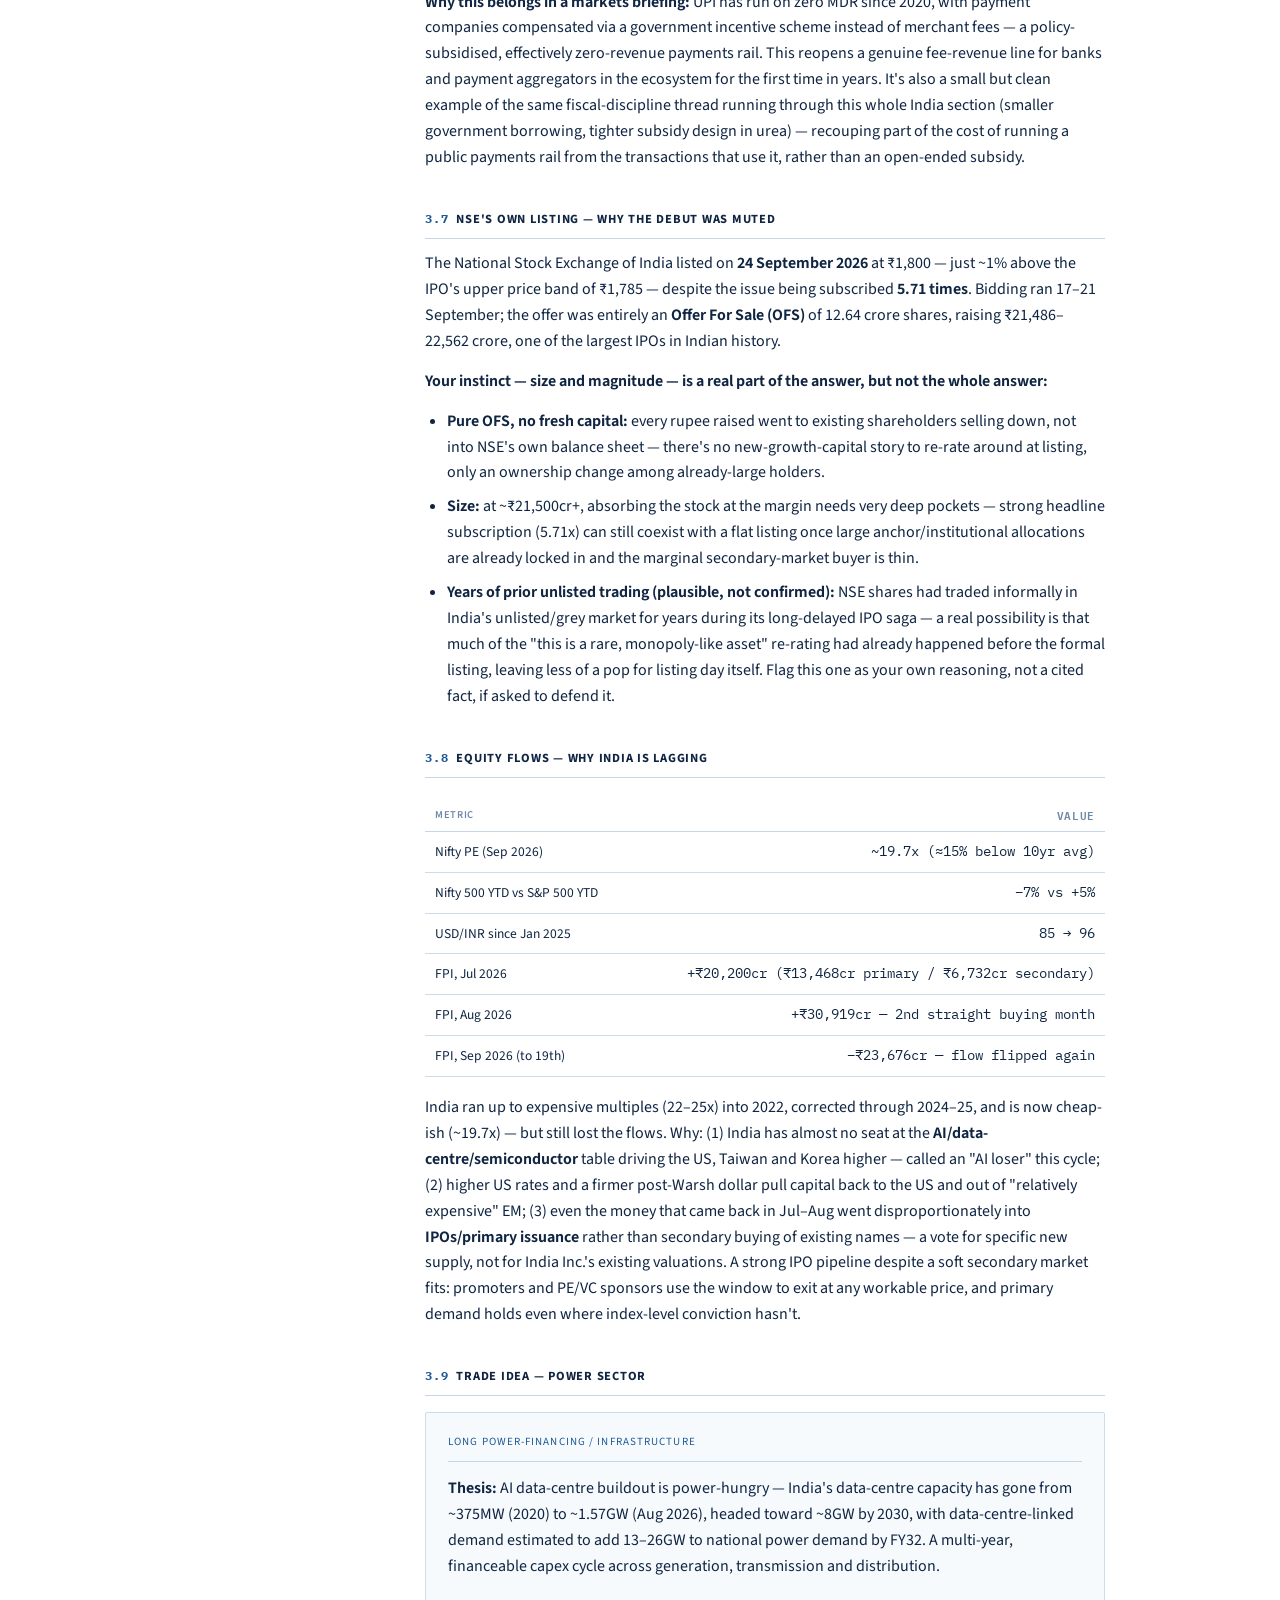
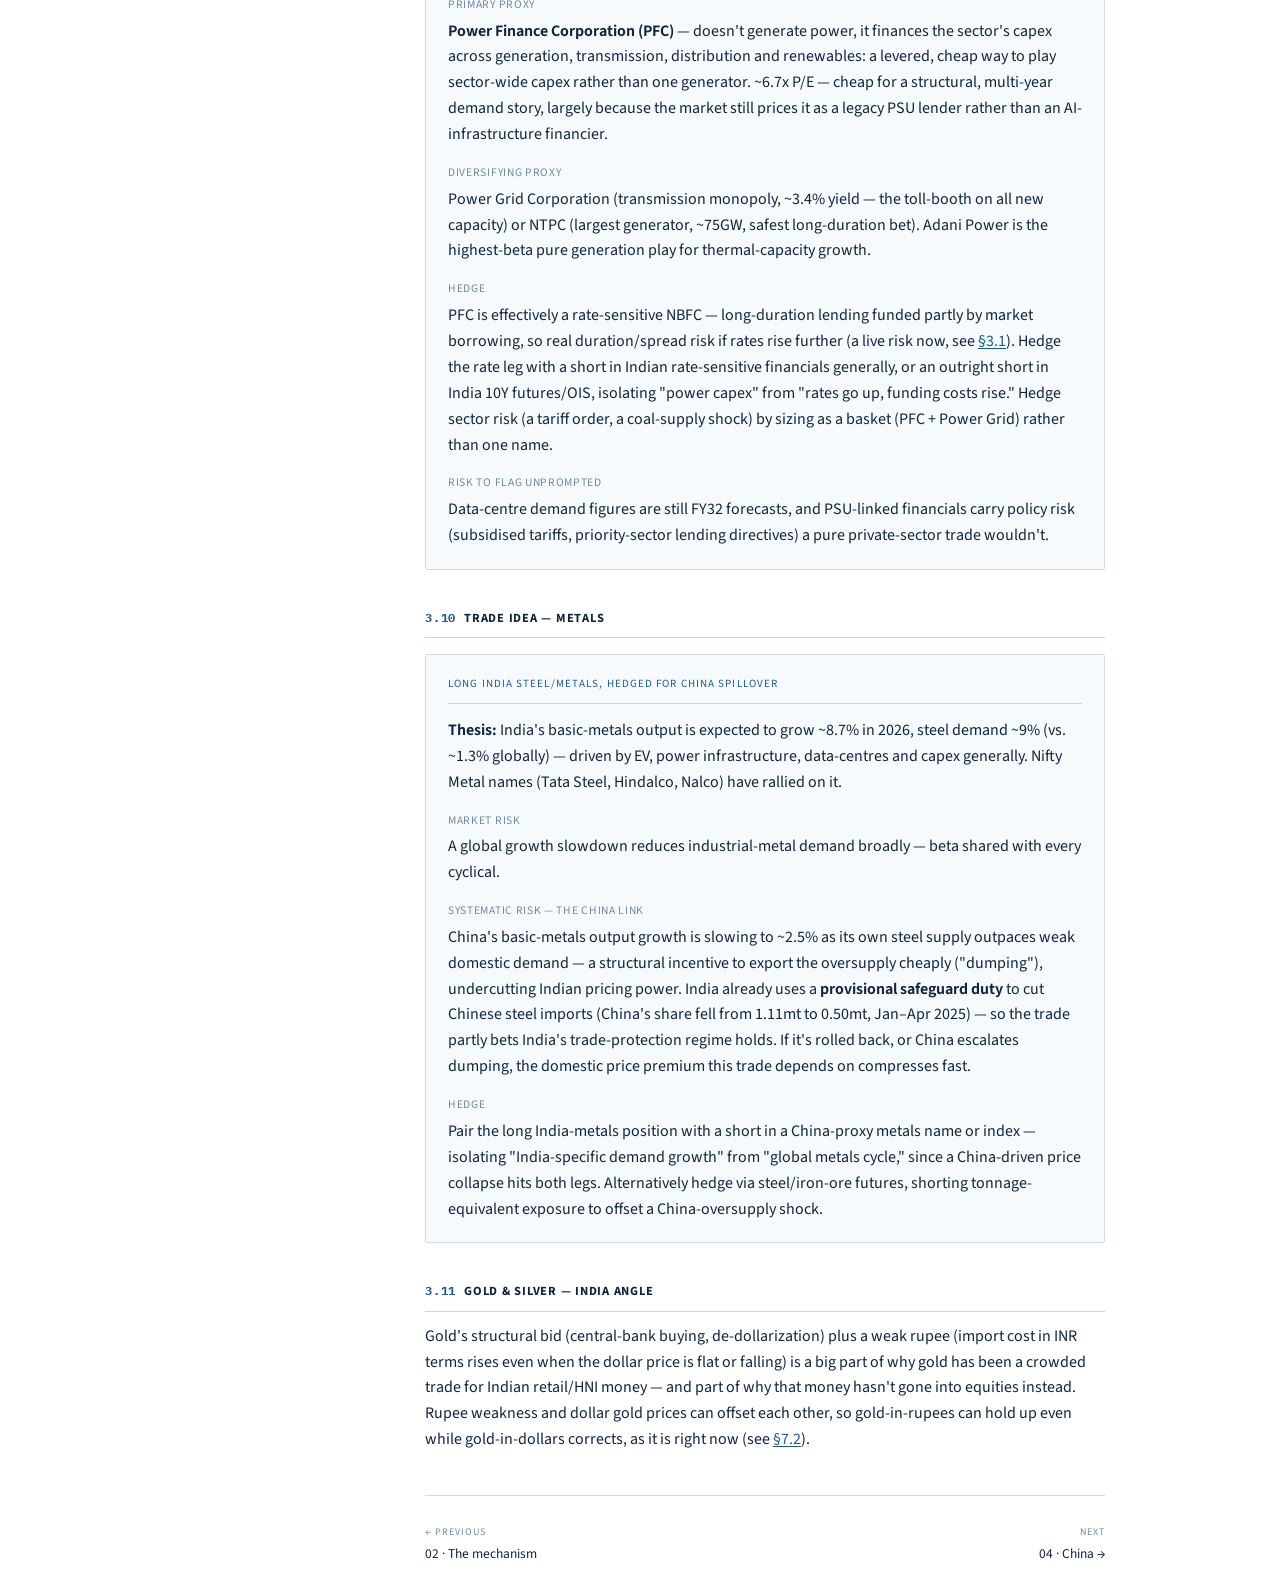
<file: india.html>
<!doctype html>
<html lang="en">
<head>
<meta charset="utf-8">
<meta name="viewport" content="width=device-width, initial-scale=1">
<title>India — Desk Briefing</title>
<link rel="stylesheet" href="https://fonts.googleapis.com/css2?family=Source+Serif+4:ital,wght@0,600;0,700;1,500;1,600&family=Source+Sans+3:wght@400;500;600;700&family=IBM+Plex+Mono:wght@400;500;600&display=swap">
<link rel="stylesheet" href="assets/style.css?v=3">
</head>
<body>

<nav class="sidenav">
  <a class="brand" href="index.html">Desk Briefing</a>
  <span class="brand-sub">Markets prep</span>
  <ol>
    <li><a href="notes.html">01 · Analyst notes</a></li>
    <li><a href="mechanism.html">02 · Mechanism</a></li>
    <li><a class="active" href="india.html">03 · India</a>
      <ol>
        <li><a href="#in-rates">3.1 Rates &amp; FCNR(B)</a></li>
        <li><a href="#in-borrowing">3.2 Borrowing &amp; crowding-out</a></li>
        <li><a href="#in-urea">3.3 Fertilizer &amp; urea policy</a></li>
        <li><a href="#in-inflation">3.4 Inflation drivers</a></li>
        <li><a href="#in-exports">3.5 Exports &amp; imports</a></li>
        <li><a href="#in-upi">3.6 UPI MDR</a></li>
        <li><a href="#in-nse">3.7 NSE's own listing</a></li>
        <li><a href="#in-flows">3.8 Equity flows</a></li>
        <li><a href="#in-power">3.9 Trade — power</a></li>
        <li><a href="#in-metals">3.10 Trade — metals</a></li>
        <li><a href="#in-gold">3.11 Gold/silver angle</a></li>
      </ol>
    </li>
    <li><a href="china.html">04 · China</a></li>
    <li><a href="us.html">05 · United States</a></li>
    <li><a href="japan.html">06 · Japan</a></li>
    <li><a href="commodities.html">07 · Commodities</a></li>
    <li><a href="neogroup.html">08 · NeoGroup</a></li>
    <li><a href="cheat.html">09 · Cheat sheet</a></li>
  </ol>
</nav>

<details class="mobtoc">
  <summary>Contents</summary>
  <div class="mobtoc-body">
    <ol>
      <li><a href="notes.html">01 · Analyst notes</a></li>
      <li><a href="mechanism.html">02 · Mechanism</a></li>
      <li><a class="active" href="india.html">03 · India</a>
        <ol>
          <li><a href="#in-rates">3.1 Rates &amp; FCNR(B)</a></li>
          <li><a href="#in-borrowing">3.2 Borrowing &amp; crowding-out</a></li>
          <li><a href="#in-urea">3.3 Fertilizer &amp; urea policy</a></li>
          <li><a href="#in-inflation">3.4 Inflation drivers</a></li>
          <li><a href="#in-exports">3.5 Exports &amp; imports</a></li>
          <li><a href="#in-upi">3.6 UPI MDR</a></li>
          <li><a href="#in-nse">3.7 NSE's own listing</a></li>
          <li><a href="#in-flows">3.8 Equity flows</a></li>
          <li><a href="#in-power">3.9 Trade — power</a></li>
          <li><a href="#in-metals">3.10 Trade — metals</a></li>
          <li><a href="#in-gold">3.11 Gold/silver angle</a></li>
        </ol>
      </li>
      <li><a href="china.html">04 · China</a></li>
      <li><a href="us.html">05 · United States</a></li>
      <li><a href="japan.html">06 · Japan</a></li>
      <li><a href="commodities.html">07 · Commodities</a></li>
      <li><a href="neogroup.html">08 · NeoGroup</a></li>
      <li><a href="cheat.html">09 · Cheat sheet</a></li>
    </ol>
  </div>
</details>

<div class="layout">
<div class="wrap">

  <section class="chapter" id="india" style="padding-top:36px;">
    <div class="chapter-head"><span class="chnum">03</span><h2>India <span class="tag india">rates · fx · flows</span></h2></div>
    <p class="abstract">Structurally strong, cyclically squeezed — rates, fiscal, sector policy, flows, and two trade ideas with hedges.</p>

    <h3 id="in-rates"><span class="snum">3.1</span> Rates &amp; the FCNR(B) story</h3>
    <p>RBI opened a special <strong>FCNR(B) dollar-swap window</strong> (8 Jun–30 Sep 2026), letting NRIs earn 5.5–7% tax-free on 3–5yr USD deposits, with RBI swapping the dollars for rupees. Sized for ~$50bn — banks brought in <strong>~$133bn</strong>. Mechanism: NRI deposits dollars → bank swaps with RBI for rupees at a forward rate → RBI's reserves get a shot in the arm (they'd fallen from a $728bn Feb peak to ~$682bn) → RBI can lean against rupee weakness without burning existing reserves.</p>
    <p>The catch: $133bn swapped into rupees is a large liquidity injection. To keep it from being inflationary, RBI has had to drain it back out — ~₹1 trillion of OMO bond sales through September. That selling, stacked on the oil-driven yield sell-off, is why the <strong>10Y G-sec just broke 7%</strong> for the first time in three months.</p>

    <h3 id="in-borrowing"><span class="snum">3.2</span> Government borrowing &amp; the crowding-out channel <span class="note-tag">today's news</span></h3>
    <p>The Centre just <strong>cut its FY27 gross market borrowing to ₹15.99 lakh crore</strong>, down from the Budget Estimate of ₹17.20 lakh crore — a ₹1.2 lakh crore reduction. H2 FY27 borrowing via dated securities: ₹7.86 lakh crore across 23 weekly auctions (including ₹15,000cr sovereign green bonds), with a higher share of ultra-long paper (15Y up from 14.5% to 17.6% of issuance, plus more 30/40/50Y). Driver: stronger-than-budgeted revenue — tax revenue of ₹8.45 lakh crore and non-tax revenue of ₹4.23 lakh crore in the first four months of FY27, lifted by a large RBI dividend transfer (₹2.87 lakh crore, up from ₹2.69 lakh crore) — plus a bond-switch operation that cut the FY27 repayment need to ₹4.36 trillion from a budgeted ₹5.47 trillion. FY27 fiscal deficit target: <strong>4.3% of GDP</strong>, down from FY26's revised 4.4%.</p>
    <p><strong>Why "government borrows less" is good — the mechanism, precisely:</strong> government finances its deficit by issuing G-secs, which compete with corporate bonds and bank credit for the same pool of savings. To place a large borrowing programme, it has to offer yields attractive enough to draw that much capital — pulling up the whole rate structure, since G-sec yields are the risk-free base every other loan and bond in the economy is priced off. Higher risk-free yields make private borrowing costlier — directly (corporate bonds priced as a spread over G-secs) and indirectly (banks find risk-free G-secs more attractive than lending to companies, "crowding out" credit that would otherwise go to private capex). A smaller borrowing calendar runs this in reverse — less competition for savings, easier yields, cheaper private financing — which is exactly why bond markets rallied on this news.</p>
    <p><strong>Nuance worth having ready:</strong> crowding-out is strongest when the economy is near full capacity and savings are scarce. When there's slack — spare savings, soft private credit demand — government borrowing can be absorbed without much yield impact, and public capex can even <em>crowd in</em> private investment (a highway or transmission line unlocking capex around it). So "less borrowing is unambiguously good" is directionally right but not a universal law.</p>
    <p><strong>The rupee link — the honest version:</strong> the direct classical channel is the twin-deficit idea: a lower fiscal deficit reduces the government's net dis-saving, improves headline fiscal metrics, and lowers the sovereign risk premium — generally currency-supportive through credibility, and through crowding in private investment that eventually supports growth and exports. But the <em>mechanical</em> link is weaker for India than for economies that fund deficits externally, because India's G-sec market is overwhelmingly <strong>domestically</strong> funded (banks, insurers, EPFO, RBI) — smaller borrowing mainly means less competition for domestic savings, not less external borrowing. There's even a partial offset: less G-sec supply and lower yields make Indian bonds slightly <em>less</em> attractive to yield-seeking FPI debt investors (lower carry) — so on the margin, smaller borrowing could modestly reduce, not increase, FPI debt inflows. Net answer: fiscal consolidation supports the rupee mainly via credibility and growth, not a straight mechanical line — and it's genuinely two-sided once you account for carry.</p>
    <p><strong>Trader's point to make unprompted:</strong> the G-sec curve has two forces pulling opposite ways right now — RBI selling bonds via OMO (drains liquidity, pushes yields <em>up</em>) against the government issuing fewer bonds this year (less supply, pushes yields <em>down</em>). That tension, not a single clean narrative, is the actual state of the India rates market today.</p>

    <h3 id="in-urea"><span class="snum">3.3</span> Fertilizer &amp; urea — from import dependence to self-reliance</h3>
    <p>India is the <strong>world's largest urea importer</strong>, sourcing roughly a quarter of its annual requirement from overseas — which is exactly what turned this year's Strait of Hormuz shock (see <a href="#in-inflation">§3.4</a>) into a fiscal event rather than a footnote. On <strong>15 July 2026</strong> the Cabinet Committee on Economic Affairs approved the <strong>National Investment Policy for Urea 2026 (NIPU-2026)</strong>, a structural response aimed at cutting that import dependence permanently, not just riding out this year's spike.</p>
    <ul>
      <li>The policy has already drawn <strong>~₹2.04 trillion</strong> (~$23bn) in investment proposals — 17 of them, from GAIL, Hindustan Urvarak &amp; Rasayan (HURL), Kribhco and others — covering 8–9 new plants plus expansions of existing capacity.</li>
      <li><strong>Design improvements vs. the old 2012 framework:</strong> fixed and variable costs are now separated for transparency; a bounded <strong>return-on-equity band (12–16%)</strong> replaces open-ended subsidy exposure; and — the detail that matters most to an investor — <strong>fixed costs convert into rupee terms after four years</strong> at the prevailing exchange rate, which is a direct fix for the FX risk that made the 2012 policy unattractive to new capacity.</li>
      <li><strong>The two-speed story to tell in the room:</strong> this year had a <em>cyclical</em> fertilizer chapter (the Hormuz-driven price and subsidy shock, <a href="#in-inflation">§3.4</a>, now easing) and NIPU-2026 is the <em>structural</em> chapter — a multi-year push to stop India being exposed to exactly that kind of shock again. Being able to separate the cyclical shock from the structural policy response is a noticeably better answer than treating "fertilizer" as one undifferentiated story.</li>
    </ul>

    <h3 id="in-inflation"><span class="snum">3.4</span> Inflation — what's driving the 4.82% print</h3>
    <ul>
      <li><strong>Weak monsoon</strong> — rainfall deficit hit ~42% below normal in June, easing to ~15% by September; on track for the weakest monsoon since 2009. Reservoirs fell to ~28% of capacity, pushing farmers onto groundwater/electric irrigation pumps — the direct link from "bad monsoon" to "higher power demand." Economists estimate a weak monsoon can add up to 100bp to CPI.</li>
      <li><strong>Sugar</strong> — India expected a surplus and started exporting; <strong>red rot disease</strong> hit UP cane fields, cutting production estimates from ~343 LMT to ~306 LMT. India reversed course, now allowing <strong>1 million tonnes of duty-free raw sugar imports</strong> (normally 100% duty) through 31 Oct. Retail sugar rose ~16% in a month (₹48.18 → ₹55.70/kg, Jul–Aug).</li>
      <li><strong>Wheat</strong> — the opposite story: record output (120.65 MT) and 5-year-high FCI stocks (50.5 MT) let India <strong>lift its 4-year wheat export ban</strong> in August to support farmgate prices — disinflationary for wheat, doesn't offset food broadly.</li>
      <li><strong>Fertilizer/urea</strong> — the acute 2026 shock: the Strait of Hormuz crisis briefly cut India's urea output ~25% and pushed import prices toward $935–959/tonne, nearly doubling the projected subsidy bill toward ~₹3.4 lakh crore; it's since eased (Hormuz reopened, urea back near $415–420/tonne) toward ~₹2.5 lakh crore. See <a href="#in-urea">§3.3</a> for the structural policy response this triggered.</li>
    </ul>

    <h3 id="in-exports"><span class="snum">3.5</span> Exports &amp; import dependence</h3>
    <p>Gems &amp; jewellery: FY26 exports ~$27.7bn, stable despite a US slowdown, helped by a US–India trade-framework agreement. Composition: <strong>cut &amp; polished diamonds 43.9%</strong>, <strong>gold jewellery 41.0%</strong>, silver jewellery 5.3%. India cuts and polishes diamonds it doesn't mine — rough stones are imported (~$700m in June alone) — a pure re-export/value-add trade, acutely sensitive to global demand for polished stones <em>and</em> to rough-diamond supply upstream. Best answer if asked which export sector is most fragile to a global supply-chain shock.</p>

    <h3 id="in-upi"><span class="snum">3.6</span> UPI MDR — the new merchant fee</h3>
    <p><strong>Correction to flag for yourself first:</strong> the new fee applies to <strong>P2M (person-to-merchant)</strong> UPI payments only — <strong>not P2P</strong>. Every peer-to-peer UPI transfer stays 100% free regardless of amount; don't say "P2P" in the room.</p>
    <p>From <strong>15 October 2026</strong>, NPCI's new rule applies a <strong>0.4% MDR (merchant discount rate)</strong> to eligible P2M UPI transactions above ₹2,000, capped at <strong>₹300</strong> for transactions of ₹75,000 and above (worked examples cited in reporting: ~₹12 on a ₹3,000 payment, ~₹200 on ₹50,000). Small merchants under the P2PM framework taking up to ₹1 lakh/month via UPI QR remain fully exempt — zero MDR, protecting kirana-scale merchants. Consumers pay nothing either way; the fee sits with the merchant.</p>
    <p><strong>Why this belongs in a markets briefing:</strong> UPI has run on zero MDR since 2020, with payment companies compensated via a government incentive scheme instead of merchant fees — a policy-subsidised, effectively zero-revenue payments rail. This reopens a genuine fee-revenue line for banks and payment aggregators in the ecosystem for the first time in years. It's also a small but clean example of the same fiscal-discipline thread running through this whole India section (smaller government borrowing, tighter subsidy design in urea) — recouping part of the cost of running a public payments rail from the transactions that use it, rather than an open-ended subsidy.</p>

    <h3 id="in-nse"><span class="snum">3.7</span> NSE's own listing — why the debut was muted</h3>
    <p>The National Stock Exchange of India listed on <strong>24 September 2026</strong> at ₹1,800 — just ~1% above the IPO's upper price band of ₹1,785 — despite the issue being subscribed <strong>5.71 times</strong>. Bidding ran 17–21 September; the offer was entirely an <strong>Offer For Sale (OFS)</strong> of 12.64 crore shares, raising ₹21,486–22,562 crore, one of the largest IPOs in Indian history.</p>
    <p><strong>Your instinct — size and magnitude — is a real part of the answer, but not the whole answer:</strong></p>
    <ul>
      <li><strong>Pure OFS, no fresh capital:</strong> every rupee raised went to existing shareholders selling down, not into NSE's own balance sheet — there's no new-growth-capital story to re-rate around at listing, only an ownership change among already-large holders.</li>
      <li><strong>Size:</strong> at ~₹21,500cr+, absorbing the stock at the margin needs very deep pockets — strong headline subscription (5.71x) can still coexist with a flat listing once large anchor/institutional allocations are already locked in and the marginal secondary-market buyer is thin.</li>
      <li><strong>Years of prior unlisted trading (plausible, not confirmed):</strong> NSE shares had traded informally in India's unlisted/grey market for years during its long-delayed IPO saga — a real possibility is that much of the "this is a rare, monopoly-like asset" re-rating had already happened before the formal listing, leaving less of a pop for listing day itself. Flag this one as your own reasoning, not a cited fact, if asked to defend it.</li>
    </ul>

    <h3 id="in-flows"><span class="snum">3.8</span> Equity flows — why India is lagging</h3>
    <div class="tbl-wrap"><table class="data">
      <tr><th>Metric</th><th class="num">Value</th></tr>
      <tr><td>Nifty PE (Sep 2026)</td><td class="num">~19.7x (≈15% below 10yr avg)</td></tr>
      <tr><td>Nifty 500 YTD vs S&amp;P 500 YTD</td><td class="num">−7% vs +5%</td></tr>
      <tr><td>USD/INR since Jan 2025</td><td class="num">85 → 96</td></tr>
      <tr><td>FPI, Jul 2026</td><td class="num">+₹20,200cr (₹13,468cr primary / ₹6,732cr secondary)</td></tr>
      <tr><td>FPI, Aug 2026</td><td class="num">+₹30,919cr — 2nd straight buying month</td></tr>
      <tr><td>FPI, Sep 2026 (to 19th)</td><td class="num">−₹23,676cr — flow flipped again</td></tr>
    </table></div>
    <p>India ran up to expensive multiples (22–25x) into 2022, corrected through 2024–25, and is now cheap-ish (~19.7x) — but still lost the flows. Why: (1) India has almost no seat at the <strong>AI/data-centre/semiconductor</strong> table driving the US, Taiwan and Korea higher — called an "AI loser" this cycle; (2) higher US rates and a firmer post-Warsh dollar pull capital back to the US and out of "relatively expensive" EM; (3) even the money that came back in Jul–Aug went disproportionately into <strong>IPOs/primary issuance</strong> rather than secondary buying of existing names — a vote for specific new supply, not for India Inc.'s existing valuations. A strong IPO pipeline despite a soft secondary market fits: promoters and PE/VC sponsors use the window to exit at any workable price, and primary demand holds even where index-level conviction hasn't.</p>

    <h3 id="in-power"><span class="snum">3.9</span> Trade idea — power sector</h3>
    <div class="panel">
      <p class="panel-title">Long power-financing / infrastructure</p>
      <p><strong>Thesis:</strong> AI data-centre buildout is power-hungry — India's data-centre capacity has gone from ~375MW (2020) to ~1.57GW (Aug 2026), headed toward ~8GW by 2030, with data-centre-linked demand estimated to add 13–26GW to national power demand by FY32. A multi-year, financeable capex cycle across generation, transmission and distribution.</p>
      <p class="panel-sub">Primary proxy</p>
      <p><strong>Power Finance Corporation (PFC)</strong> — doesn't generate power, it finances the sector's capex across generation, transmission, distribution and renewables: a levered, cheap way to play sector-wide capex rather than one generator. ~6.7x P/E — cheap for a structural, multi-year demand story, largely because the market still prices it as a legacy PSU lender rather than an AI-infrastructure financier.</p>
      <p class="panel-sub">Diversifying proxy</p>
      <p>Power Grid Corporation (transmission monopoly, ~3.4% yield — the toll-booth on all new capacity) or NTPC (largest generator, ~75GW, safest long-duration bet). Adani Power is the highest-beta pure generation play for thermal-capacity growth.</p>
      <p class="panel-sub">Hedge</p>
      <p>PFC is effectively a rate-sensitive NBFC — long-duration lending funded partly by market borrowing, so real duration/spread risk if rates rise further (a live risk now, see <a href="#in-rates">§3.1</a>). Hedge the rate leg with a short in Indian rate-sensitive financials generally, or an outright short in India 10Y futures/OIS, isolating "power capex" from "rates go up, funding costs rise." Hedge sector risk (a tariff order, a coal-supply shock) by sizing as a basket (PFC + Power Grid) rather than one name.</p>
      <p class="panel-sub">Risk to flag unprompted</p>
      <p>Data-centre demand figures are still FY32 forecasts, and PSU-linked financials carry policy risk (subsidised tariffs, priority-sector lending directives) a pure private-sector trade wouldn't.</p>
    </div>

    <h3 id="in-metals"><span class="snum">3.10</span> Trade idea — metals</h3>
    <div class="panel">
      <p class="panel-title">Long India steel/metals, hedged for China spillover</p>
      <p><strong>Thesis:</strong> India's basic-metals output is expected to grow ~8.7% in 2026, steel demand ~9% (vs. ~1.3% globally) — driven by EV, power infrastructure, data-centres and capex generally. Nifty Metal names (Tata Steel, Hindalco, Nalco) have rallied on it.</p>
      <p class="panel-sub">Market risk</p>
      <p>A global growth slowdown reduces industrial-metal demand broadly — beta shared with every cyclical.</p>
      <p class="panel-sub">Systematic risk — the China link</p>
      <p>China's basic-metals output growth is slowing to ~2.5% as its own steel supply outpaces weak domestic demand — a structural incentive to export the oversupply cheaply ("dumping"), undercutting Indian pricing power. India already uses a <strong>provisional safeguard duty</strong> to cut Chinese steel imports (China's share fell from 1.11mt to 0.50mt, Jan–Apr 2025) — so the trade partly bets India's trade-protection regime holds. If it's rolled back, or China escalates dumping, the domestic price premium this trade depends on compresses fast.</p>
      <p class="panel-sub">Hedge</p>
      <p>Pair the long India-metals position with a short in a China-proxy metals name or index — isolating "India-specific demand growth" from "global metals cycle," since a China-driven price collapse hits both legs. Alternatively hedge via steel/iron-ore futures, shorting tonnage-equivalent exposure to offset a China-oversupply shock.</p>
    </div>

    <h3 id="in-gold"><span class="snum">3.11</span> Gold &amp; silver — India angle</h3>
    <p>Gold's structural bid (central-bank buying, de-dollarization) plus a weak rupee (import cost in INR terms rises even when the dollar price is flat or falling) is a big part of why gold has been a crowded trade for Indian retail/HNI money — and part of why that money hasn't gone into equities instead. Rupee weakness and dollar gold prices can offset each other, so gold-in-rupees can hold up even while gold-in-dollars corrects, as it is right now (see <a href="commodities.html#co-metals">§7.2</a>).</p>
  </section>

  <div class="pagenav">
    <a class="prev" href="mechanism.html"><span class="d">← Previous</span>02 · The mechanism</a>
    <a class="next" href="china.html"><span class="d">Next</span>04 · China →</a>
  </div>

</div>
</div>
</body>
</html>
</file>
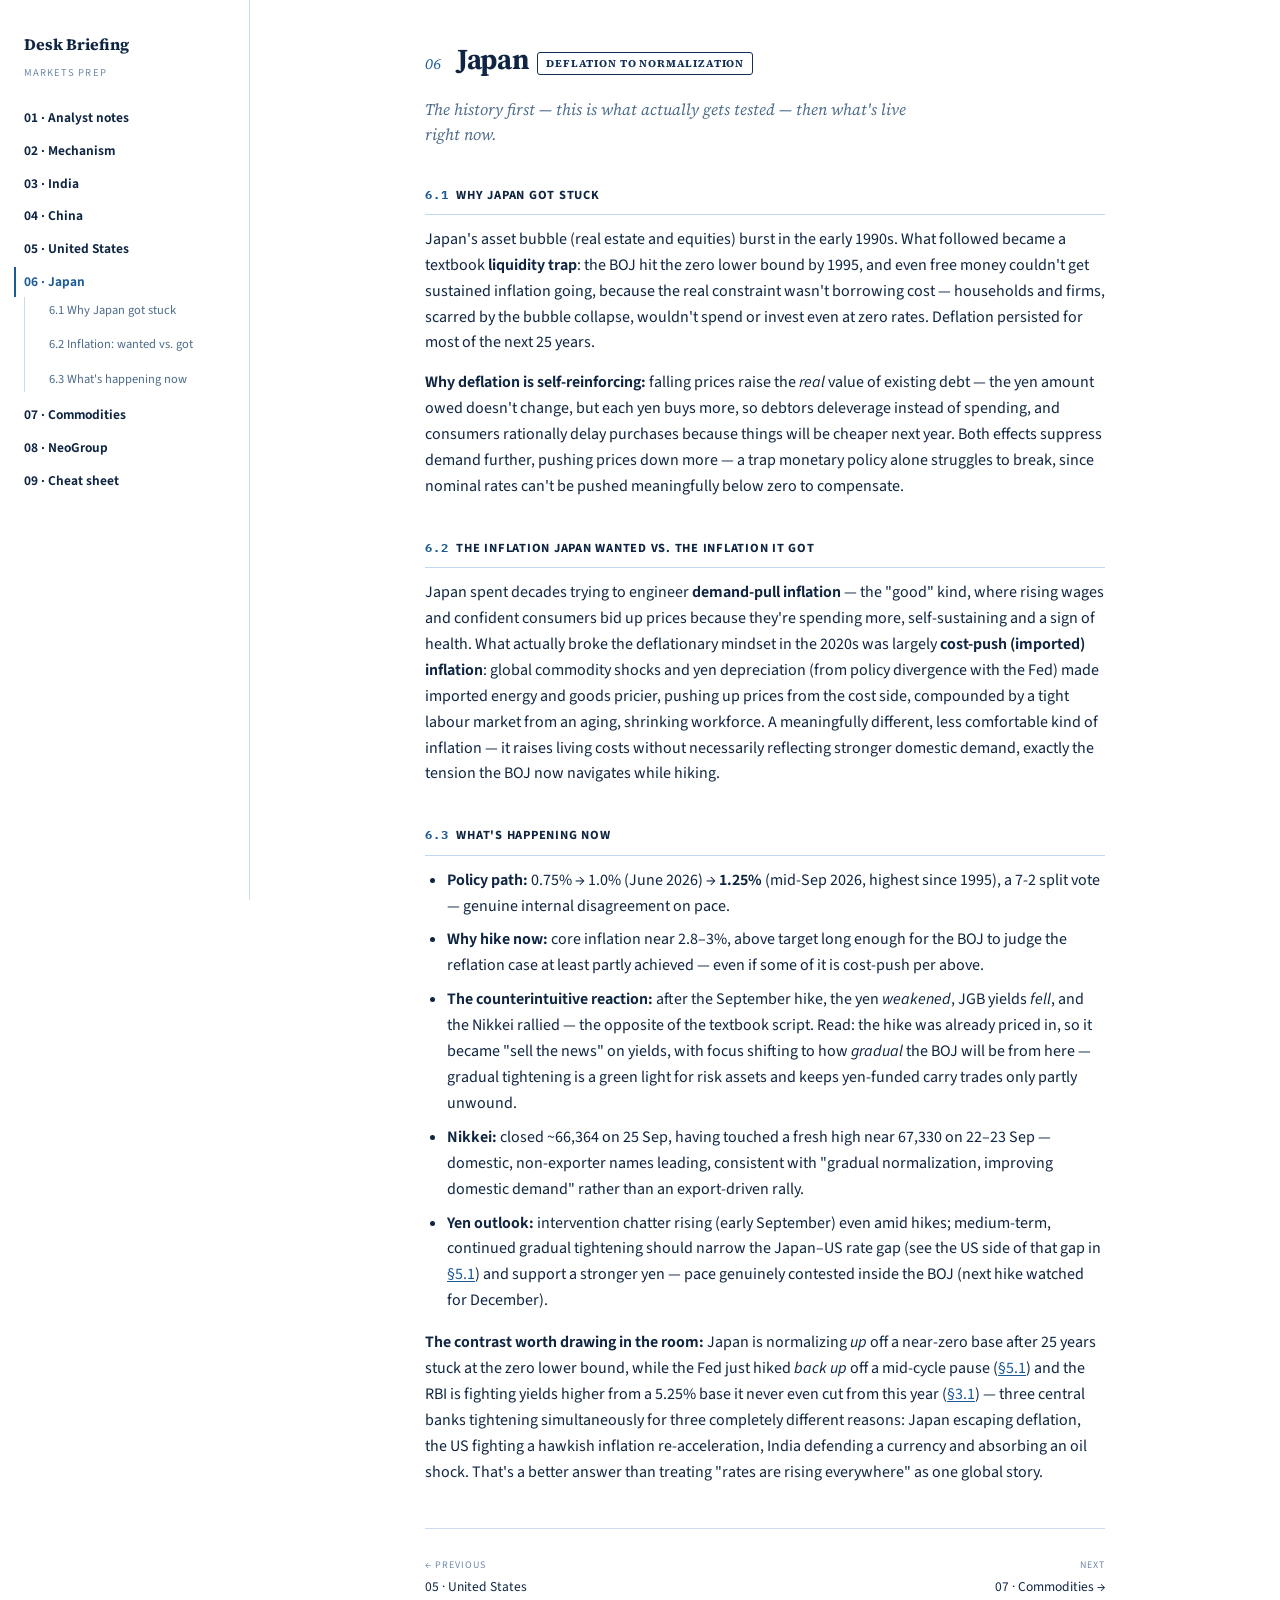
<file: japan.html>
<!doctype html>
<html lang="en">
<head>
<meta charset="utf-8">
<meta name="viewport" content="width=device-width, initial-scale=1">
<title>Japan — Desk Briefing</title>
<link rel="stylesheet" href="https://fonts.googleapis.com/css2?family=Source+Serif+4:ital,wght@0,600;0,700;1,500;1,600&family=Source+Sans+3:wght@400;500;600;700&family=IBM+Plex+Mono:wght@400;500;600&display=swap">
<link rel="stylesheet" href="assets/style.css?v=3">
</head>
<body>

<nav class="sidenav">
  <a class="brand" href="index.html">Desk Briefing</a>
  <span class="brand-sub">Markets prep</span>
  <ol>
    <li><a href="notes.html">01 · Analyst notes</a></li>
    <li><a href="mechanism.html">02 · Mechanism</a></li>
    <li><a href="india.html">03 · India</a></li>
    <li><a href="china.html">04 · China</a></li>
    <li><a href="us.html">05 · United States</a></li>
    <li><a class="active" href="japan.html">06 · Japan</a>
      <ol>
        <li><a href="#jp-history">6.1 Why Japan got stuck</a></li>
        <li><a href="#jp-inflation">6.2 Inflation: wanted vs. got</a></li>
        <li><a href="#jp-now">6.3 What's happening now</a></li>
      </ol>
    </li>
    <li><a href="commodities.html">07 · Commodities</a></li>
    <li><a href="neogroup.html">08 · NeoGroup</a></li>
    <li><a href="cheat.html">09 · Cheat sheet</a></li>
  </ol>
</nav>

<details class="mobtoc">
  <summary>Contents</summary>
  <div class="mobtoc-body">
    <ol>
      <li><a href="notes.html">01 · Analyst notes</a></li>
      <li><a href="mechanism.html">02 · Mechanism</a></li>
      <li><a href="india.html">03 · India</a></li>
      <li><a href="china.html">04 · China</a></li>
      <li><a href="us.html">05 · United States</a></li>
      <li><a class="active" href="japan.html">06 · Japan</a>
        <ol>
          <li><a href="#jp-history">6.1 Why Japan got stuck</a></li>
          <li><a href="#jp-inflation">6.2 Inflation: wanted vs. got</a></li>
          <li><a href="#jp-now">6.3 What's happening now</a></li>
        </ol>
      </li>
      <li><a href="commodities.html">07 · Commodities</a></li>
      <li><a href="neogroup.html">08 · NeoGroup</a></li>
      <li><a href="cheat.html">09 · Cheat sheet</a></li>
    </ol>
  </div>
</details>

<div class="layout">
<div class="wrap">

  <section class="chapter" id="japan" style="padding-top:36px;">
    <div class="chapter-head"><span class="chnum">06</span><h2>Japan <span class="tag japan">deflation to normalization</span></h2></div>
    <p class="abstract">The history first — this is what actually gets tested — then what's live right now.</p>

    <h3 id="jp-history"><span class="snum">6.1</span> Why Japan got stuck</h3>
    <p>Japan's asset bubble (real estate and equities) burst in the early 1990s. What followed became a textbook <strong>liquidity trap</strong>: the BOJ hit the zero lower bound by 1995, and even free money couldn't get sustained inflation going, because the real constraint wasn't borrowing cost — households and firms, scarred by the bubble collapse, wouldn't spend or invest even at zero rates. Deflation persisted for most of the next 25 years.</p>
    <p><strong>Why deflation is self-reinforcing:</strong> falling prices raise the <em>real</em> value of existing debt — the yen amount owed doesn't change, but each yen buys more, so debtors deleverage instead of spending, and consumers rationally delay purchases because things will be cheaper next year. Both effects suppress demand further, pushing prices down more — a trap monetary policy alone struggles to break, since nominal rates can't be pushed meaningfully below zero to compensate.</p>

    <h3 id="jp-inflation"><span class="snum">6.2</span> The inflation Japan wanted vs. the inflation it got</h3>
    <p>Japan spent decades trying to engineer <strong>demand-pull inflation</strong> — the "good" kind, where rising wages and confident consumers bid up prices because they're spending more, self-sustaining and a sign of health. What actually broke the deflationary mindset in the 2020s was largely <strong>cost-push (imported) inflation</strong>: global commodity shocks and yen depreciation (from policy divergence with the Fed) made imported energy and goods pricier, pushing up prices from the cost side, compounded by a tight labour market from an aging, shrinking workforce. A meaningfully different, less comfortable kind of inflation — it raises living costs without necessarily reflecting stronger domestic demand, exactly the tension the BOJ now navigates while hiking.</p>

    <h3 id="jp-now"><span class="snum">6.3</span> What's happening now</h3>
    <ul>
      <li><strong>Policy path:</strong> 0.75% → 1.0% (June 2026) → <strong>1.25%</strong> (mid-Sep 2026, highest since 1995), a 7-2 split vote — genuine internal disagreement on pace.</li>
      <li><strong>Why hike now:</strong> core inflation near 2.8–3%, above target long enough for the BOJ to judge the reflation case at least partly achieved — even if some of it is cost-push per above.</li>
      <li><strong>The counterintuitive reaction:</strong> after the September hike, the yen <em>weakened</em>, JGB yields <em>fell</em>, and the Nikkei rallied — the opposite of the textbook script. Read: the hike was already priced in, so it became "sell the news" on yields, with focus shifting to how <em>gradual</em> the BOJ will be from here — gradual tightening is a green light for risk assets and keeps yen-funded carry trades only partly unwound.</li>
      <li><strong>Nikkei:</strong> closed ~66,364 on 25 Sep, having touched a fresh high near 67,330 on 22–23 Sep — domestic, non-exporter names leading, consistent with "gradual normalization, improving domestic demand" rather than an export-driven rally.</li>
      <li><strong>Yen outlook:</strong> intervention chatter rising (early September) even amid hikes; medium-term, continued gradual tightening should narrow the Japan–US rate gap (see the US side of that gap in <a href="us.html#us-fed">§5.1</a>) and support a stronger yen — pace genuinely contested inside the BOJ (next hike watched for December).</li>
    </ul>
    <p><strong>The contrast worth drawing in the room:</strong> Japan is normalizing <em>up</em> off a near-zero base after 25 years stuck at the zero lower bound, while the Fed just hiked <em>back up</em> off a mid-cycle pause (<a href="us.html#us-fed">§5.1</a>) and the RBI is fighting yields higher from a 5.25% base it never even cut from this year (<a href="india.html#in-rates">§3.1</a>) — three central banks tightening simultaneously for three completely different reasons: Japan escaping deflation, the US fighting a hawkish inflation re-acceleration, India defending a currency and absorbing an oil shock. That's a better answer than treating "rates are rising everywhere" as one global story.</p>
  </section>

  <div class="pagenav">
    <a class="prev" href="us.html"><span class="d">← Previous</span>05 · United States</a>
    <a class="next" href="commodities.html"><span class="d">Next</span>07 · Commodities →</a>
  </div>

</div>
</div>
</body>
</html>
</file>
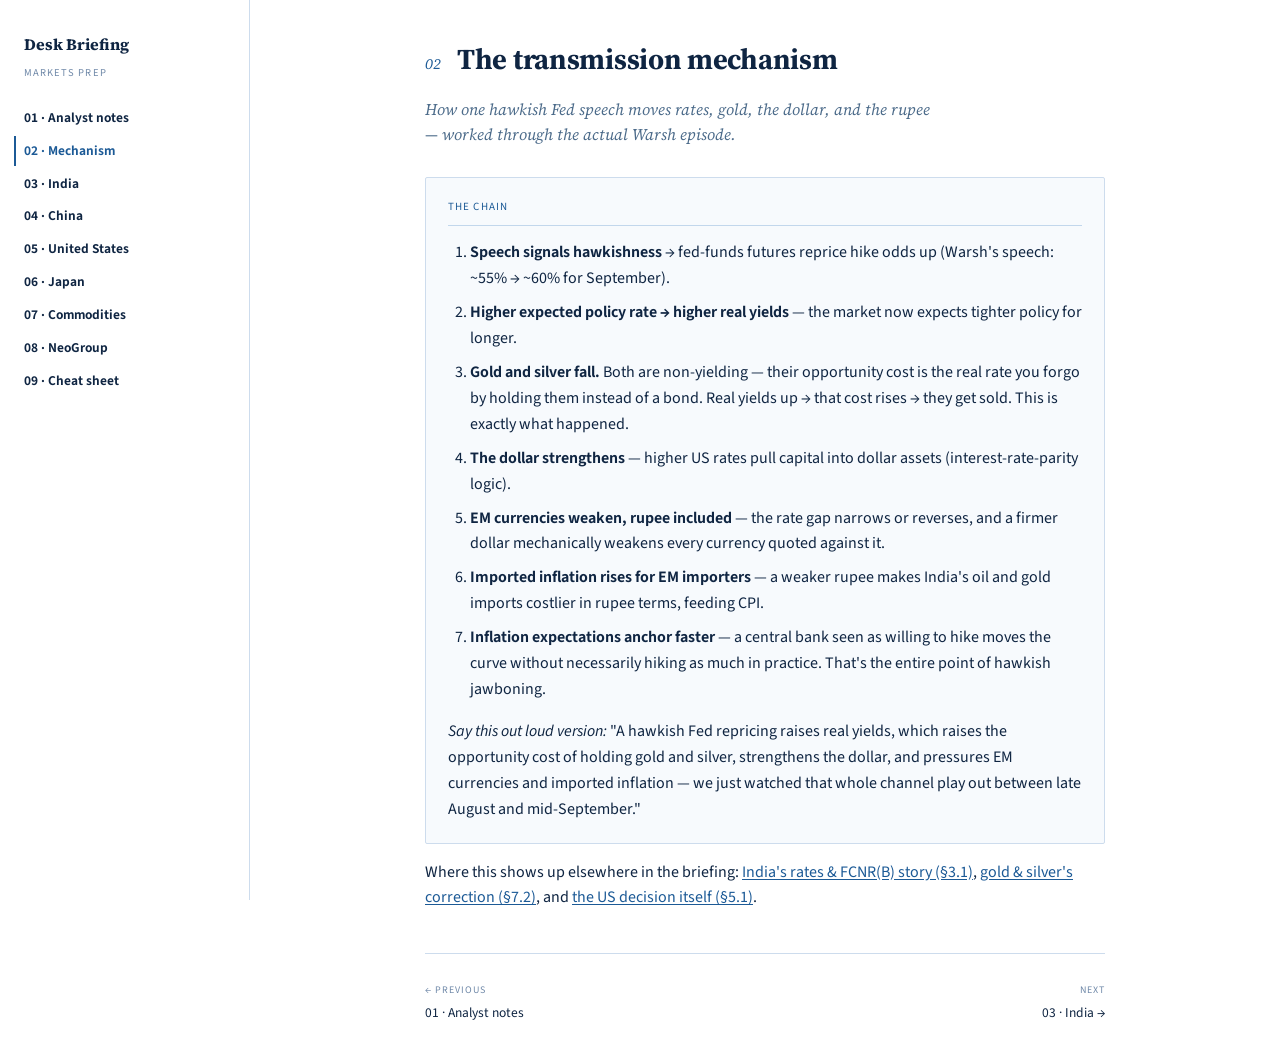
<file: mechanism.html>
<!doctype html>
<html lang="en">
<head>
<meta charset="utf-8">
<meta name="viewport" content="width=device-width, initial-scale=1">
<title>Transmission Mechanism — Desk Briefing</title>
<link rel="stylesheet" href="https://fonts.googleapis.com/css2?family=Source+Serif+4:ital,wght@0,600;0,700;1,500;1,600&family=Source+Sans+3:wght@400;500;600;700&family=IBM+Plex+Mono:wght@400;500;600&display=swap">
<link rel="stylesheet" href="assets/style.css?v=3">
</head>
<body>

<nav class="sidenav">
  <a class="brand" href="index.html">Desk Briefing</a>
  <span class="brand-sub">Markets prep</span>
  <ol>
    <li><a href="notes.html">01 · Analyst notes</a></li>
    <li><a class="active" href="mechanism.html">02 · Mechanism</a></li>
    <li><a href="india.html">03 · India</a></li>
    <li><a href="china.html">04 · China</a></li>
    <li><a href="us.html">05 · United States</a></li>
    <li><a href="japan.html">06 · Japan</a></li>
    <li><a href="commodities.html">07 · Commodities</a></li>
    <li><a href="neogroup.html">08 · NeoGroup</a></li>
    <li><a href="cheat.html">09 · Cheat sheet</a></li>
  </ol>
</nav>

<details class="mobtoc">
  <summary>Contents</summary>
  <div class="mobtoc-body">
    <ol>
      <li><a href="notes.html">01 · Analyst notes</a></li>
      <li><a class="active" href="mechanism.html">02 · Mechanism</a></li>
      <li><a href="india.html">03 · India</a></li>
      <li><a href="china.html">04 · China</a></li>
      <li><a href="us.html">05 · United States</a></li>
      <li><a href="japan.html">06 · Japan</a></li>
      <li><a href="commodities.html">07 · Commodities</a></li>
      <li><a href="neogroup.html">08 · NeoGroup</a></li>
      <li><a href="cheat.html">09 · Cheat sheet</a></li>
    </ol>
  </div>
</details>

<div class="layout">
<div class="wrap">

  <section class="chapter" id="mechanism" style="padding-top:36px;">
    <div class="chapter-head"><span class="chnum">02</span><h2>The transmission mechanism</h2></div>
    <p class="abstract">How one hawkish Fed speech moves rates, gold, the dollar, and the rupee — worked through the actual Warsh episode.</p>

    <div class="panel">
      <p class="panel-title">The chain</p>
      <ol class="plain">
        <li><strong>Speech signals hawkishness</strong> → fed-funds futures reprice hike odds up (Warsh's speech: ~55% → ~60% for September).</li>
        <li><strong>Higher expected policy rate → higher real yields</strong> — the market now expects tighter policy for longer.</li>
        <li><strong>Gold and silver fall.</strong> Both are non-yielding — their opportunity cost is the real rate you forgo by holding them instead of a bond. Real yields up → that cost rises → they get sold. This is exactly what happened.</li>
        <li><strong>The dollar strengthens</strong> — higher US rates pull capital into dollar assets (interest-rate-parity logic).</li>
        <li><strong>EM currencies weaken, rupee included</strong> — the rate gap narrows or reverses, and a firmer dollar mechanically weakens every currency quoted against it.</li>
        <li><strong>Imported inflation rises for EM importers</strong> — a weaker rupee makes India's oil and gold imports costlier in rupee terms, feeding CPI.</li>
        <li><strong>Inflation expectations anchor faster</strong> — a central bank seen as willing to hike moves the curve without necessarily hiking as much in practice. That's the entire point of hawkish jawboning.</li>
      </ol>
      <p style="margin-top:16px;"><em>Say this out loud version:</em> "A hawkish Fed repricing raises real yields, which raises the opportunity cost of holding gold and silver, strengthens the dollar, and pressures EM currencies and imported inflation — we just watched that whole channel play out between late August and mid-September."</p>
    </div>

    <p>Where this shows up elsewhere in the briefing: <a href="india.html#in-rates">India's rates &amp; FCNR(B) story (§3.1)</a>, <a href="commodities.html#co-metals">gold &amp; silver's correction (§7.2)</a>, and <a href="us.html#us-fed">the US decision itself (§5.1)</a>.</p>
  </section>

  <div class="pagenav">
    <a class="prev" href="notes.html"><span class="d">← Previous</span>01 · Analyst notes</a>
    <a class="next" href="india.html"><span class="d">Next</span>03 · India →</a>
  </div>

</div>
</div>
</body>
</html>
</file>
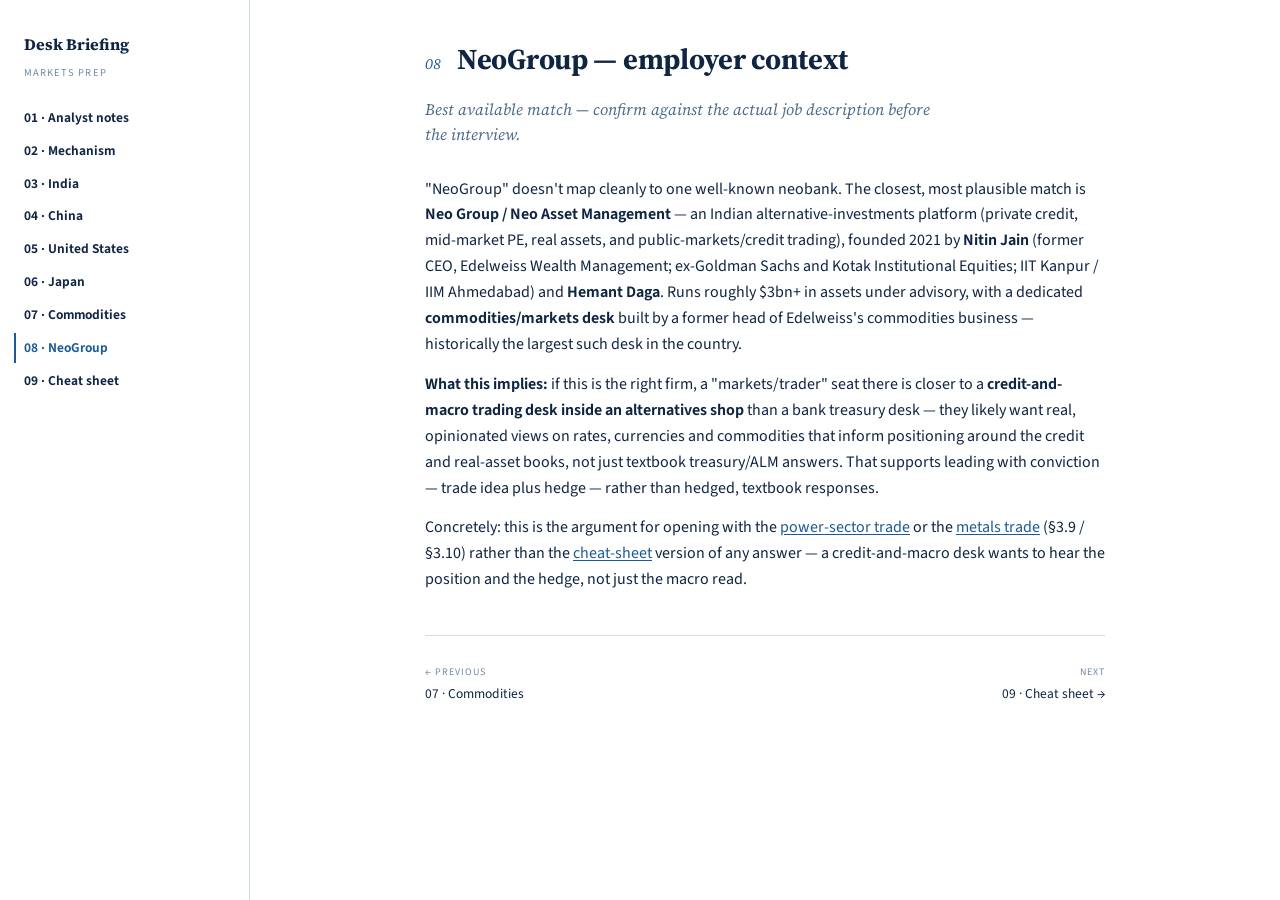
<file: neogroup.html>
<!doctype html>
<html lang="en">
<head>
<meta charset="utf-8">
<meta name="viewport" content="width=device-width, initial-scale=1">
<title>NeoGroup Context — Desk Briefing</title>
<link rel="stylesheet" href="https://fonts.googleapis.com/css2?family=Source+Serif+4:ital,wght@0,600;0,700;1,500;1,600&family=Source+Sans+3:wght@400;500;600;700&family=IBM+Plex+Mono:wght@400;500;600&display=swap">
<link rel="stylesheet" href="assets/style.css?v=3">
</head>
<body>

<nav class="sidenav">
  <a class="brand" href="index.html">Desk Briefing</a>
  <span class="brand-sub">Markets prep</span>
  <ol>
    <li><a href="notes.html">01 · Analyst notes</a></li>
    <li><a href="mechanism.html">02 · Mechanism</a></li>
    <li><a href="india.html">03 · India</a></li>
    <li><a href="china.html">04 · China</a></li>
    <li><a href="us.html">05 · United States</a></li>
    <li><a href="japan.html">06 · Japan</a></li>
    <li><a href="commodities.html">07 · Commodities</a></li>
    <li><a class="active" href="neogroup.html">08 · NeoGroup</a></li>
    <li><a href="cheat.html">09 · Cheat sheet</a></li>
  </ol>
</nav>

<details class="mobtoc">
  <summary>Contents</summary>
  <div class="mobtoc-body">
    <ol>
      <li><a href="notes.html">01 · Analyst notes</a></li>
      <li><a href="mechanism.html">02 · Mechanism</a></li>
      <li><a href="india.html">03 · India</a></li>
      <li><a href="china.html">04 · China</a></li>
      <li><a href="us.html">05 · United States</a></li>
      <li><a href="japan.html">06 · Japan</a></li>
      <li><a href="commodities.html">07 · Commodities</a></li>
      <li><a class="active" href="neogroup.html">08 · NeoGroup</a></li>
      <li><a href="cheat.html">09 · Cheat sheet</a></li>
    </ol>
  </div>
</details>

<div class="layout">
<div class="wrap">

  <section class="chapter" id="neogroup" style="padding-top:36px;">
    <div class="chapter-head"><span class="chnum">08</span><h2>NeoGroup — employer context</h2></div>
    <p class="abstract">Best available match — confirm against the actual job description before the interview.</p>
    <p>"NeoGroup" doesn't map cleanly to one well-known neobank. The closest, most plausible match is <strong>Neo Group / Neo Asset Management</strong> — an Indian alternative-investments platform (private credit, mid-market PE, real assets, and public-markets/credit trading), founded 2021 by <strong>Nitin Jain</strong> (former CEO, Edelweiss Wealth Management; ex-Goldman Sachs and Kotak Institutional Equities; IIT Kanpur / IIM Ahmedabad) and <strong>Hemant Daga</strong>. Runs roughly $3bn+ in assets under advisory, with a dedicated <strong>commodities/markets desk</strong> built by a former head of Edelweiss's commodities business — historically the largest such desk in the country.</p>
    <p><strong>What this implies:</strong> if this is the right firm, a "markets/trader" seat there is closer to a <strong>credit-and-macro trading desk inside an alternatives shop</strong> than a bank treasury desk — they likely want real, opinionated views on rates, currencies and commodities that inform positioning around the credit and real-asset books, not just textbook treasury/ALM answers. That supports leading with conviction — trade idea plus hedge — rather than hedged, textbook responses.</p>
    <p>Concretely: this is the argument for opening with the <a href="india.html#in-power">power-sector trade</a> or the <a href="india.html#in-metals">metals trade</a> (§3.9 / §3.10) rather than the <a href="cheat.html">cheat-sheet</a> version of any answer — a credit-and-macro desk wants to hear the position and the hedge, not just the macro read.</p>
  </section>

  <div class="pagenav">
    <a class="prev" href="commodities.html"><span class="d">← Previous</span>07 · Commodities</a>
    <a class="next" href="cheat.html"><span class="d">Next</span>09 · Cheat sheet →</a>
  </div>

</div>
</div>
</body>
</html>
</file>
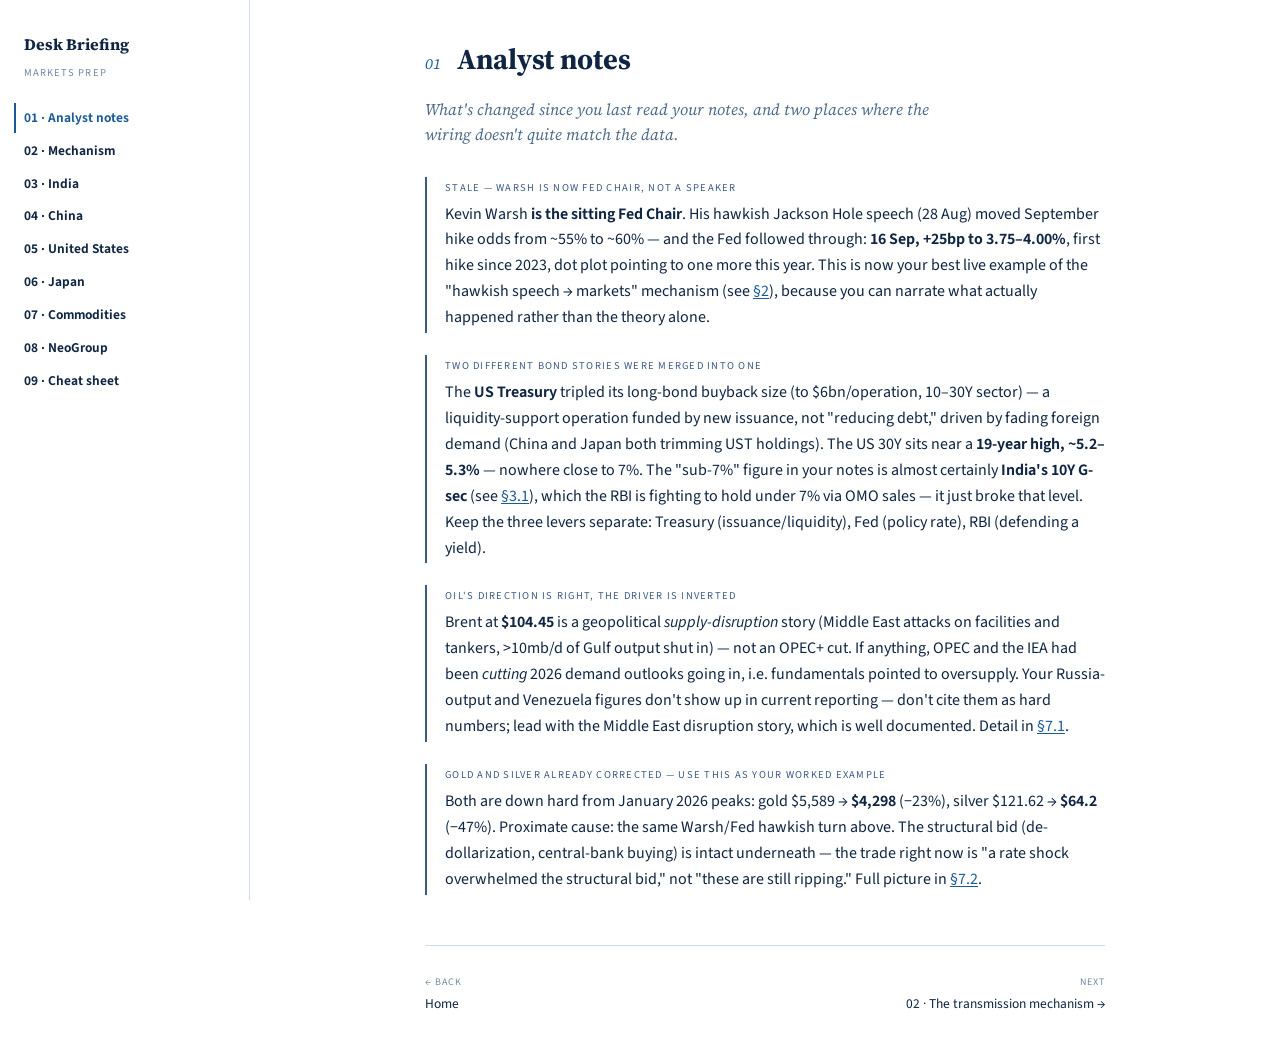
<file: notes.html>
<!doctype html>
<html lang="en">
<head>
<meta charset="utf-8">
<meta name="viewport" content="width=device-width, initial-scale=1">
<title>Analyst Notes — Desk Briefing</title>
<link rel="stylesheet" href="https://fonts.googleapis.com/css2?family=Source+Serif+4:ital,wght@0,600;0,700;1,500;1,600&family=Source+Sans+3:wght@400;500;600;700&family=IBM+Plex+Mono:wght@400;500;600&display=swap">
<link rel="stylesheet" href="assets/style.css?v=3">
</head>
<body>

<nav class="sidenav">
  <a class="brand" href="index.html">Desk Briefing</a>
  <span class="brand-sub">Markets prep</span>
  <ol>
    <li><a class="active" href="notes.html">01 · Analyst notes</a></li>
    <li><a href="mechanism.html">02 · Mechanism</a></li>
    <li><a href="india.html">03 · India</a></li>
    <li><a href="china.html">04 · China</a></li>
    <li><a href="us.html">05 · United States</a></li>
    <li><a href="japan.html">06 · Japan</a></li>
    <li><a href="commodities.html">07 · Commodities</a></li>
    <li><a href="neogroup.html">08 · NeoGroup</a></li>
    <li><a href="cheat.html">09 · Cheat sheet</a></li>
  </ol>
</nav>

<details class="mobtoc">
  <summary>Contents</summary>
  <div class="mobtoc-body">
    <ol>
      <li><a class="active" href="notes.html">01 · Analyst notes</a></li>
      <li><a href="mechanism.html">02 · Mechanism</a></li>
      <li><a href="india.html">03 · India</a></li>
      <li><a href="china.html">04 · China</a></li>
      <li><a href="us.html">05 · United States</a></li>
      <li><a href="japan.html">06 · Japan</a></li>
      <li><a href="commodities.html">07 · Commodities</a></li>
      <li><a href="neogroup.html">08 · NeoGroup</a></li>
      <li><a href="cheat.html">09 · Cheat sheet</a></li>
    </ol>
  </div>
</details>

<div class="layout">
<div class="wrap">

  <section class="chapter" id="notes" style="padding-top:36px;">
    <div class="chapter-head"><span class="chnum">01</span><h2>Analyst notes</h2></div>
    <p class="abstract">What's changed since you last read your notes, and two places where the wiring doesn't quite match the data.</p>

    <div class="note">
      <span class="lbl">Stale — Warsh is now Fed Chair, not a speaker</span>
      <p>Kevin Warsh <strong>is the sitting Fed Chair</strong>. His hawkish Jackson Hole speech (28 Aug) moved September hike odds from ~55% to ~60% — and the Fed followed through: <strong>16 Sep, +25bp to 3.75–4.00%</strong>, first hike since 2023, dot plot pointing to one more this year. This is now your best live example of the "hawkish speech → markets" mechanism (see <a href="mechanism.html">§2</a>), because you can narrate what actually happened rather than the theory alone.</p>
    </div>

    <div class="note">
      <span class="lbl">Two different bond stories were merged into one</span>
      <p>The <strong>US Treasury</strong> tripled its long-bond buyback size (to $6bn/operation, 10–30Y sector) — a liquidity-support operation funded by new issuance, not "reducing debt," driven by fading foreign demand (China and Japan both trimming UST holdings). The US 30Y sits near a <strong>19-year high, ~5.2–5.3%</strong> — nowhere close to 7%. The "sub-7%" figure in your notes is almost certainly <strong>India's 10Y G-sec</strong> (see <a href="india.html#in-rates">§3.1</a>), which the RBI is fighting to hold under 7% via OMO sales — it just broke that level. Keep the three levers separate: Treasury (issuance/liquidity), Fed (policy rate), RBI (defending a yield).</p>
    </div>

    <div class="note">
      <span class="lbl">Oil's direction is right, the driver is inverted</span>
      <p>Brent at <strong>$104.45</strong> is a geopolitical <em>supply-disruption</em> story (Middle East attacks on facilities and tankers, &gt;10mb/d of Gulf output shut in) — not an OPEC+ cut. If anything, OPEC and the IEA had been <em>cutting</em> 2026 demand outlooks going in, i.e. fundamentals pointed to oversupply. Your Russia-output and Venezuela figures don't show up in current reporting — don't cite them as hard numbers; lead with the Middle East disruption story, which is well documented. Detail in <a href="commodities.html#co-oil">§7.1</a>.</p>
    </div>

    <div class="note">
      <span class="lbl">Gold and silver already corrected — use this as your worked example</span>
      <p>Both are down hard from January 2026 peaks: gold $5,589 → <strong>$4,298</strong> (−23%), silver $121.62 → <strong>$64.2</strong> (−47%). Proximate cause: the same Warsh/Fed hawkish turn above. The structural bid (de-dollarization, central-bank buying) is intact underneath — the trade right now is "a rate shock overwhelmed the structural bid," not "these are still ripping." Full picture in <a href="commodities.html#co-metals">§7.2</a>.</p>
    </div>
  </section>

  <div class="pagenav">
    <a class="prev" href="index.html"><span class="d">← Back</span>Home</a>
    <a class="next" href="mechanism.html"><span class="d">Next</span>02 · The transmission mechanism →</a>
  </div>

</div>
</div>
</body>
</html>
</file>
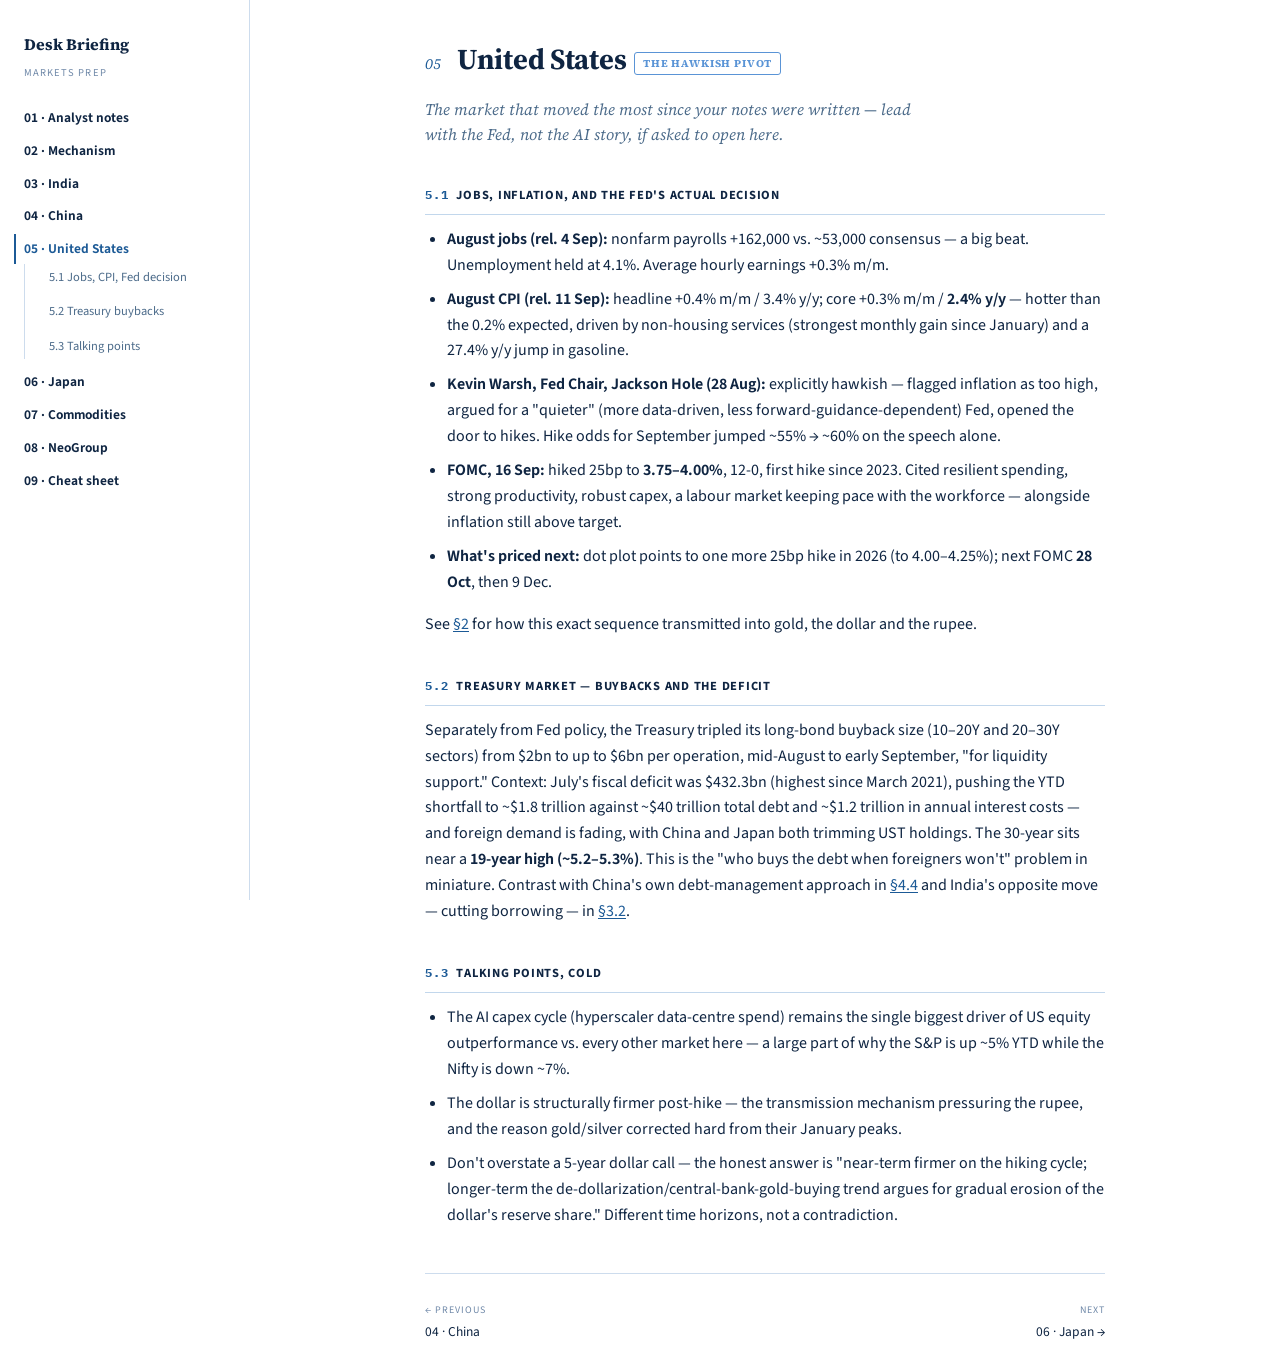
<file: us.html>
<!doctype html>
<html lang="en">
<head>
<meta charset="utf-8">
<meta name="viewport" content="width=device-width, initial-scale=1">
<title>United States — Desk Briefing</title>
<link rel="stylesheet" href="https://fonts.googleapis.com/css2?family=Source+Serif+4:ital,wght@0,600;0,700;1,500;1,600&family=Source+Sans+3:wght@400;500;600;700&family=IBM+Plex+Mono:wght@400;500;600&display=swap">
<link rel="stylesheet" href="assets/style.css?v=3">
</head>
<body>

<nav class="sidenav">
  <a class="brand" href="index.html">Desk Briefing</a>
  <span class="brand-sub">Markets prep</span>
  <ol>
    <li><a href="notes.html">01 · Analyst notes</a></li>
    <li><a href="mechanism.html">02 · Mechanism</a></li>
    <li><a href="india.html">03 · India</a></li>
    <li><a href="china.html">04 · China</a></li>
    <li><a class="active" href="us.html">05 · United States</a>
      <ol>
        <li><a href="#us-fed">5.1 Jobs, CPI, Fed decision</a></li>
        <li><a href="#us-treasury">5.2 Treasury buybacks</a></li>
        <li><a href="#us-talk">5.3 Talking points</a></li>
      </ol>
    </li>
    <li><a href="japan.html">06 · Japan</a></li>
    <li><a href="commodities.html">07 · Commodities</a></li>
    <li><a href="neogroup.html">08 · NeoGroup</a></li>
    <li><a href="cheat.html">09 · Cheat sheet</a></li>
  </ol>
</nav>

<details class="mobtoc">
  <summary>Contents</summary>
  <div class="mobtoc-body">
    <ol>
      <li><a href="notes.html">01 · Analyst notes</a></li>
      <li><a href="mechanism.html">02 · Mechanism</a></li>
      <li><a href="india.html">03 · India</a></li>
      <li><a href="china.html">04 · China</a></li>
      <li><a class="active" href="us.html">05 · United States</a>
        <ol>
          <li><a href="#us-fed">5.1 Jobs, CPI, Fed decision</a></li>
          <li><a href="#us-treasury">5.2 Treasury buybacks</a></li>
          <li><a href="#us-talk">5.3 Talking points</a></li>
        </ol>
      </li>
      <li><a href="japan.html">06 · Japan</a></li>
      <li><a href="commodities.html">07 · Commodities</a></li>
      <li><a href="neogroup.html">08 · NeoGroup</a></li>
      <li><a href="cheat.html">09 · Cheat sheet</a></li>
    </ol>
  </div>
</details>

<div class="layout">
<div class="wrap">

  <section class="chapter" id="us" style="padding-top:36px;">
    <div class="chapter-head"><span class="chnum">05</span><h2>United States <span class="tag us">the hawkish pivot</span></h2></div>
    <p class="abstract">The market that moved the most since your notes were written — lead with the Fed, not the AI story, if asked to open here.</p>

    <h3 id="us-fed"><span class="snum">5.1</span> Jobs, inflation, and the Fed's actual decision</h3>
    <ul>
      <li><strong>August jobs (rel. 4 Sep):</strong> nonfarm payrolls +162,000 vs. ~53,000 consensus — a big beat. Unemployment held at 4.1%. Average hourly earnings +0.3% m/m.</li>
      <li><strong>August CPI (rel. 11 Sep):</strong> headline +0.4% m/m / 3.4% y/y; core +0.3% m/m / <strong>2.4% y/y</strong> — hotter than the 0.2% expected, driven by non-housing services (strongest monthly gain since January) and a 27.4% y/y jump in gasoline.</li>
      <li><strong>Kevin Warsh, Fed Chair, Jackson Hole (28 Aug):</strong> explicitly hawkish — flagged inflation as too high, argued for a "quieter" (more data-driven, less forward-guidance-dependent) Fed, opened the door to hikes. Hike odds for September jumped ~55% → ~60% on the speech alone.</li>
      <li><strong>FOMC, 16 Sep:</strong> hiked 25bp to <strong>3.75–4.00%</strong>, 12-0, first hike since 2023. Cited resilient spending, strong productivity, robust capex, a labour market keeping pace with the workforce — alongside inflation still above target.</li>
      <li><strong>What's priced next:</strong> dot plot points to one more 25bp hike in 2026 (to 4.00–4.25%); next FOMC <strong>28 Oct</strong>, then 9 Dec.</li>
    </ul>
    <p>See <a href="mechanism.html">§2</a> for how this exact sequence transmitted into gold, the dollar and the rupee.</p>

    <h3 id="us-treasury"><span class="snum">5.2</span> Treasury market — buybacks and the deficit</h3>
    <p>Separately from Fed policy, the Treasury tripled its long-bond buyback size (10–20Y and 20–30Y sectors) from $2bn to up to $6bn per operation, mid-August to early September, "for liquidity support." Context: July's fiscal deficit was $432.3bn (highest since March 2021), pushing the YTD shortfall to ~$1.8 trillion against ~$40 trillion total debt and ~$1.2 trillion in annual interest costs — and foreign demand is fading, with China and Japan both trimming UST holdings. The 30-year sits near a <strong>19-year high (~5.2–5.3%)</strong>. This is the "who buys the debt when foreigners won't" problem in miniature. Contrast with China's own debt-management approach in <a href="china.html#cn-debt">§4.4</a> and India's opposite move — cutting borrowing — in <a href="india.html#in-borrowing">§3.2</a>.</p>

    <h3 id="us-talk"><span class="snum">5.3</span> Talking points, cold</h3>
    <ul>
      <li>The AI capex cycle (hyperscaler data-centre spend) remains the single biggest driver of US equity outperformance vs. every other market here — a large part of why the S&amp;P is up ~5% YTD while the Nifty is down ~7%.</li>
      <li>The dollar is structurally firmer post-hike — the transmission mechanism pressuring the rupee, and the reason gold/silver corrected hard from their January peaks.</li>
      <li>Don't overstate a 5-year dollar call — the honest answer is "near-term firmer on the hiking cycle; longer-term the de-dollarization/central-bank-gold-buying trend argues for gradual erosion of the dollar's reserve share." Different time horizons, not a contradiction.</li>
    </ul>
  </section>

  <div class="pagenav">
    <a class="prev" href="china.html"><span class="d">← Previous</span>04 · China</a>
    <a class="next" href="japan.html"><span class="d">Next</span>06 · Japan →</a>
  </div>

</div>
</div>
</body>
</html>
</file>
<file: assets/style.css>
:root{
  --bg:#ffffff; --panel:#f7fafd; --panel-2:#eaf1f9; --border:#cddced;
  --text:#0f2542; --muted:#4c6b8a; --muted-2:#6f88a8;
  --accent:#1c5a96; --rule:#c2d7ec;
  --flag:#3c5a82;
  --pos:#1f7a52; --neg:#ad3b34;
  --india:#1f6fb2; --china:#0f3a63; --us:#5a94d6; --japan:#123056;
  --serif: 'Source Serif 4', Georgia, serif;
  --sans: 'Source Sans 3', -apple-system, BlinkMacSystemFont, "Segoe UI", sans-serif;
  --mono: 'IBM Plex Mono', ui-monospace, SFMono-Regular, Menlo, monospace;
  --sidebar-w: 250px;
}
@media (prefers-color-scheme: dark){
  :root:not([data-theme="light"]){
    --bg:#0a1522; --panel:#0f1e30; --panel-2:#132741; --border:#1f3a58;
    --text:#e8f0fa; --muted:#93aec9; --muted-2:#5c7896;
    --accent:#6fa8dc; --rule:#254a6d;
    --flag:#7fa6d1;
    --pos:#4fb583; --neg:#e0776d;
    --india:#6fa8dc; --china:#3d6ea5; --us:#8fc0ef; --japan:#2c5786;
  }
}
:root[data-theme="dark"]{
  --bg:#0a1522; --panel:#0f1e30; --panel-2:#132741; --border:#1f3a58;
  --text:#e8f0fa; --muted:#93aec9; --muted-2:#5c7896;
  --accent:#6fa8dc; --rule:#254a6d;
  --flag:#7fa6d1;
  --pos:#4fb583; --neg:#e0776d;
  --india:#6fa8dc; --china:#3d6ea5; --us:#8fc0ef; --japan:#2c5786;
}
*{box-sizing:border-box;}
html{background:var(--bg);}
body{background:var(--bg); color:var(--text); font-family:var(--sans); margin:0; line-height:1.62; font-size:16px; -webkit-font-smoothing:antialiased;}
a{color:var(--accent); text-underline-offset:2px;}
strong{font-weight:650;}
.num{font-family:var(--mono); font-variant-numeric:tabular-nums;}
[id]{scroll-margin-top:64px;}

/* ================= NAVIGATION ================= */
.sidenav{display:none;}
@media (min-width:980px){
  .sidenav{
    display:block; position:fixed; top:0; bottom:0; left:0; width:var(--sidebar-w);
    overflow-y:auto; padding:28px 18px 40px 24px; border-right:1px solid var(--border);
    background:var(--bg);
  }
  .layout{margin-left:var(--sidebar-w);}
}
.sidenav .brand{font-family:var(--serif); font-weight:700; font-size:16px; margin-bottom:2px; text-decoration:none; color:var(--text); display:block;}
.sidenav .brand-sub{font-size:10.5px; color:var(--muted-2); text-transform:uppercase; letter-spacing:.1em; margin-bottom:22px; display:block;}
.sidenav ol{list-style:none; margin:0; padding:0;}
.sidenav > ol > li{margin-bottom:3px;}
.sidenav a{color:var(--text); text-decoration:none; font-size:13.5px; display:block; padding:4px 0;}
.sidenav > ol > li > a{font-weight:650;}
.sidenav a:hover{color:var(--accent);}
.sidenav ol ol{padding-left:14px; margin-bottom:6px; border-left:1px solid var(--border);}
.sidenav ol ol a{font-weight:400; font-size:12.5px; color:var(--muted); padding:3px 0 3px 10px;}
.sidenav ol ol a:hover{color:var(--accent);}
.sidenav a.active{color:var(--accent);}
.sidenav > ol > li > a.active{border-left:2px solid var(--accent); padding-left:8px; margin-left:-10px;}

.mobtoc{position:sticky; top:0; z-index:60; background:color-mix(in srgb, var(--bg) 94%, transparent); backdrop-filter:blur(8px); border-bottom:1px solid var(--border);}
@media (min-width:980px){.mobtoc{display:none;}}
.mobtoc summary{list-style:none; cursor:pointer; padding:12px 20px; font-family:var(--sans); font-size:13px; font-weight:650; display:flex; align-items:center; gap:8px;}
.mobtoc summary::-webkit-details-marker{display:none;}
.mobtoc summary::before{content:"☰"; color:var(--accent);}
.mobtoc[open] summary::before{content:"✕";}
.mobtoc-body{max-height:70vh; overflow-y:auto; padding:0 20px 18px;}
.mobtoc ol{list-style:none; margin:0; padding:0;}
.mobtoc > .mobtoc-body > ol > li{margin-bottom:2px;}
.mobtoc a{color:var(--text); text-decoration:none; font-size:14px; display:block; padding:5px 0;}
.mobtoc > .mobtoc-body > ol > li > a{font-weight:650;}
.mobtoc ol ol{padding-left:14px; border-left:1px solid var(--border); margin-bottom:4px;}
.mobtoc ol ol a{font-weight:400; font-size:13px; color:var(--muted); padding:4px 0 4px 10px;}
.mobtoc a.active{color:var(--accent);}

/* ================= CONTENT ================= */
.wrap{max-width:720px; margin:0 auto; padding:0 20px;}

.cover{padding:44px 0 28px;}
.cover .kicker{font-size:11.5px; letter-spacing:.16em; text-transform:uppercase; color:var(--accent); margin:0 0 14px;}
.cover h1{font-family:var(--serif); font-weight:700; font-size:40px; line-height:1.08; margin:0; letter-spacing:-.01em; text-wrap:balance;}
.cover .dek{font-family:var(--serif); font-style:italic; color:var(--muted); font-size:17.5px; margin:16px 0 0; max-width:52ch; line-height:1.5;}
.meta{display:flex; gap:26px; flex-wrap:wrap; margin-top:24px; padding-top:16px; border-top:1px solid var(--border);}
.meta div{font-size:11px;}
.meta .l{text-transform:uppercase; letter-spacing:.1em; color:var(--muted-2); margin-bottom:3px;}
.meta .v{font-family:var(--mono); color:var(--text); font-size:12.5px;}

.levels{margin:20px 0 0; padding-bottom:36px; border-bottom:1px solid var(--border);}
.levels-title{font-size:11px; text-transform:uppercase; letter-spacing:.14em; color:var(--muted-2); margin:0 0 12px;}
.levels-grid{display:grid; grid-template-columns:1fr 1fr; gap:0 28px;}
@media (max-width:560px){.levels-grid{grid-template-columns:1fr;}}
.levels table{width:100%; border-collapse:collapse; font-size:13.5px;}
.levels td{padding:6px 0; border-bottom:1px solid var(--border);}
.levels td:first-child{color:var(--muted);}
.levels td:last-child{text-align:right; font-family:var(--mono); font-variant-numeric:tabular-nums;}
.levels .up{color:var(--pos);} .levels .down{color:var(--neg);}

/* home directory of chapters */
.dirgrid{display:grid; grid-template-columns:1fr 1fr; gap:14px; margin:26px 0 40px;}
@media (max-width:640px){.dirgrid{grid-template-columns:1fr;}}
.dircard{display:block; border:1px solid var(--border); border-radius:3px; padding:16px 18px; text-decoration:none; color:var(--text); background:var(--panel);}
.dircard:hover{border-color:var(--accent);}
.dircard .n{font-family:var(--serif); font-style:italic; color:var(--accent); font-size:13px;}
.dircard h3{font-family:var(--serif); font-size:18px; font-weight:700; margin:4px 0 6px; border:none; padding:0; text-transform:none; letter-spacing:0; display:block;}
.dircard p{font-size:13px; color:var(--muted); margin:0;}

.chapter{padding:52px 0 8px;}
.chapter-head{display:flex; gap:16px; align-items:baseline; margin-bottom:4px; flex-wrap:wrap;}
.chnum{font-family:var(--serif); font-size:15px; color:var(--accent); font-style:italic;}
.chapter h2{font-family:var(--serif); font-size:29px; font-weight:700; letter-spacing:-.01em; margin:0;}
.tag{display:inline-block; font-size:10.5px; text-transform:uppercase; letter-spacing:.08em; padding:2px 8px; border-radius:3px; border:1px solid currentColor; margin-left:2px; vertical-align:2px;}
.tag.india{color:var(--india);} .tag.china{color:var(--china);} .tag.us{color:var(--us);} .tag.japan{color:var(--japan);}
.abstract{font-family:var(--serif); font-style:italic; color:var(--muted); font-size:16px; max-width:64ch; margin:14px 0 30px; line-height:1.55;}

h3{font-size:12.5px; text-transform:uppercase; letter-spacing:.06em; color:var(--text); margin:38px 0 12px; padding-bottom:9px; border-bottom:1px solid var(--rule); display:flex; gap:8px; align-items:baseline;}
h3 .snum{color:var(--accent); font-family:var(--mono); font-size:12px;}
h3 span.note-tag{color:var(--muted-2); font-weight:400; text-transform:none; letter-spacing:0; font-size:12px; font-style:italic;}
p{margin:0 0 14px;}
ul,ol.plain{margin:0 0 16px; padding-left:22px;}
li{margin-bottom:8px;}
.lead{font-size:16px;}

.note{border-left:2px solid var(--flag); padding:2px 0 2px 18px; margin:18px 0 22px;}
.note .lbl{font-size:10.5px; text-transform:uppercase; letter-spacing:.12em; color:var(--flag); margin-bottom:6px; display:block;}
.note p:last-child{margin-bottom:0;}

.panel{background:var(--panel); border:1px solid var(--border); border-radius:2px; padding:20px 22px; margin:16px 0;}
.panel-title{font-size:11px; text-transform:uppercase; letter-spacing:.1em; color:var(--accent); margin:0 0 14px; padding-bottom:10px; border-bottom:1px solid var(--rule);}
.panel p:last-child{margin-bottom:0;}
.panel-sub{font-size:11.5px; text-transform:uppercase; letter-spacing:.06em; color:var(--muted-2); margin:16px 0 4px;}
.panel-sub:first-of-type{margin-top:0;}

table.data{width:100%; border-collapse:collapse; font-size:13.5px; margin:8px 0 18px;}
table.data th{text-align:left; font-size:10.5px; text-transform:uppercase; letter-spacing:.06em; color:var(--muted-2); font-weight:600; padding:8px 10px; border-bottom:1px solid var(--rule);}
table.data td{padding:9px 10px; border-bottom:1px solid var(--border);}
table.data td.num,table.data th.num{text-align:right; font-family:var(--mono);}
.tbl-wrap{overflow-x:auto;}

.qa{padding:16px 0; border-bottom:1px solid var(--border);}
.qa:last-child{border-bottom:none;}
.qa .q{font-family:var(--serif); font-weight:700; font-size:16px; margin-bottom:6px;}
.qa .a{color:var(--muted); font-size:14.5px;}
.qa .a strong{color:var(--text);}
.qa .more{display:inline-block; margin-top:8px; font-size:12px; text-transform:uppercase; letter-spacing:.06em; text-decoration:none; color:var(--accent);}
.qa .more:hover{text-decoration:underline;}

.pagenav{display:flex; justify-content:space-between; gap:16px; padding:28px 0; margin-top:20px; border-top:1px solid var(--border); flex-wrap:wrap;}
.pagenav a{text-decoration:none; color:var(--text); font-size:13.5px; max-width:45%;}
.pagenav a:hover{color:var(--accent);}
.pagenav .d{display:block; font-size:10px; text-transform:uppercase; letter-spacing:.1em; color:var(--muted-2); margin-bottom:3px;}
.pagenav .next{text-align:right; margin-left:auto;}

footer{padding:36px 0 70px; border-top:1px solid var(--border); margin-top:16px;}
footer p{color:var(--muted-2); font-size:12px; line-height:1.7;}
</file>
